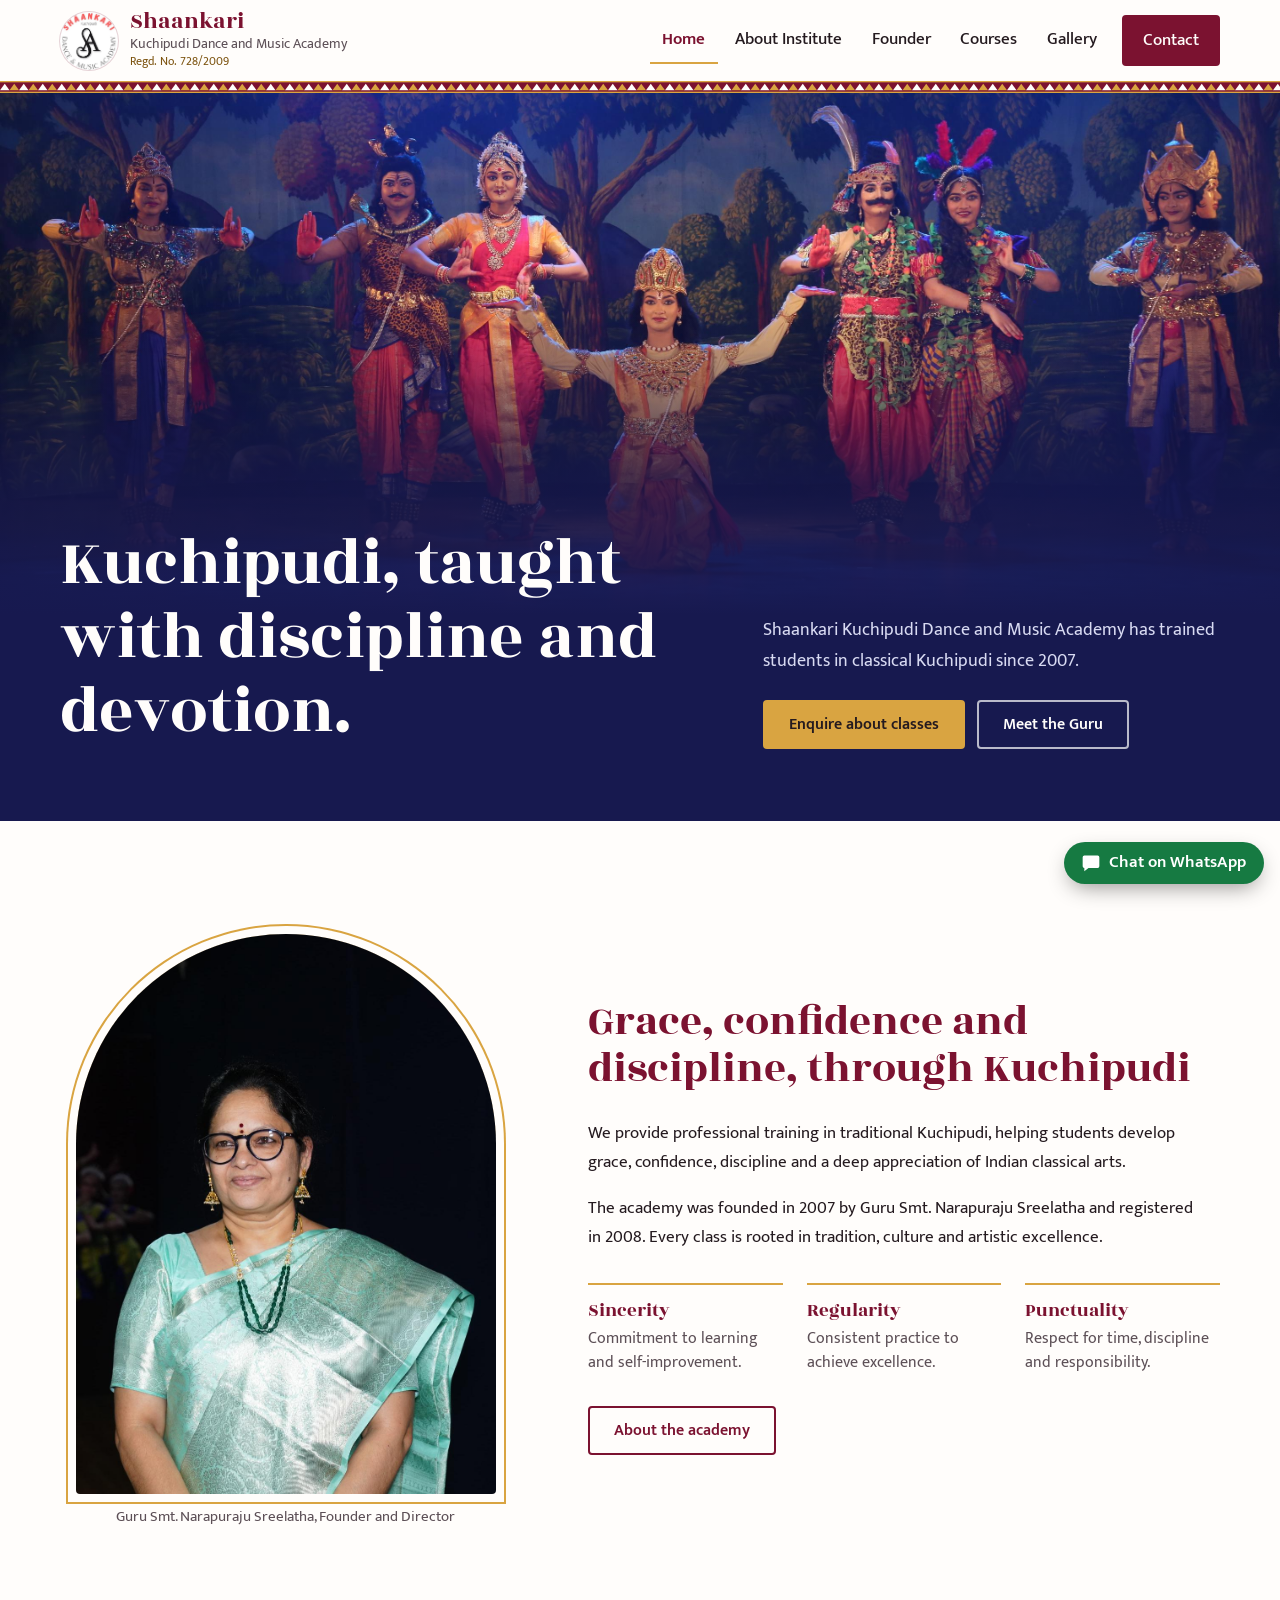
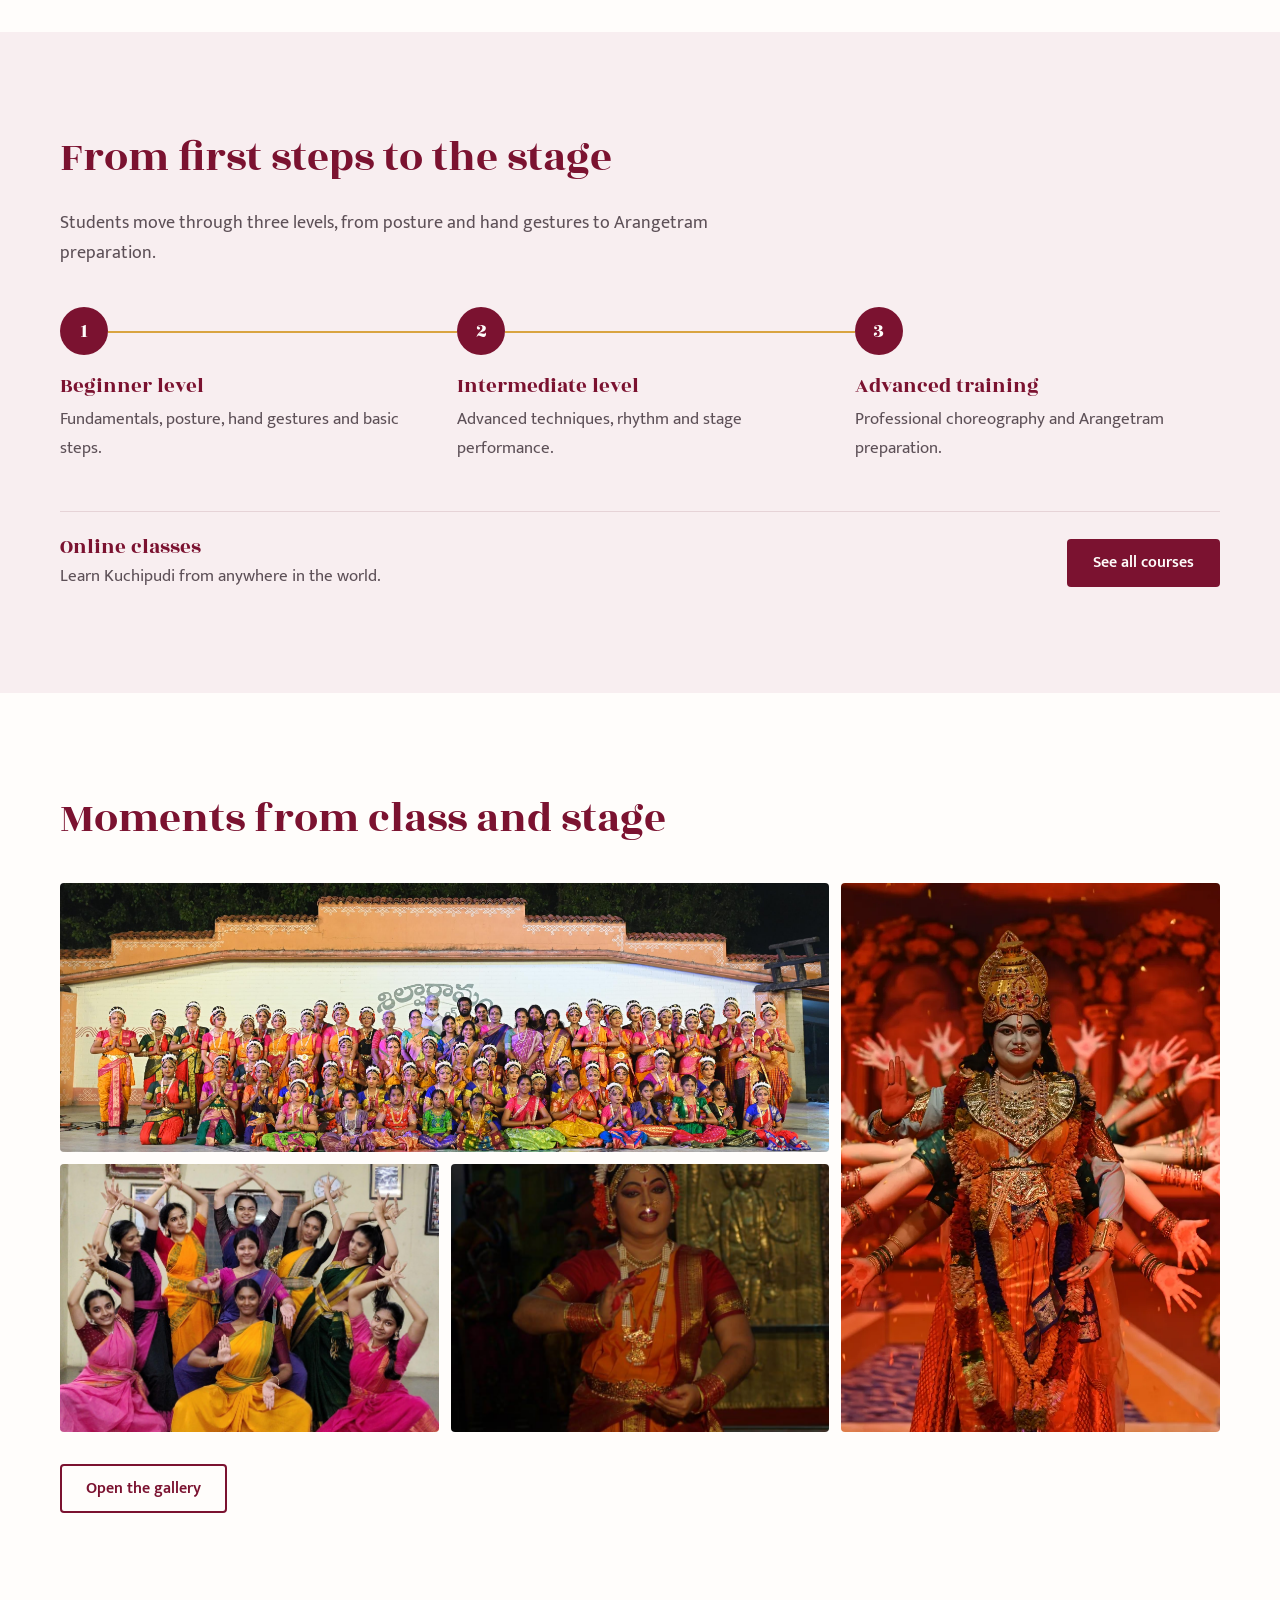
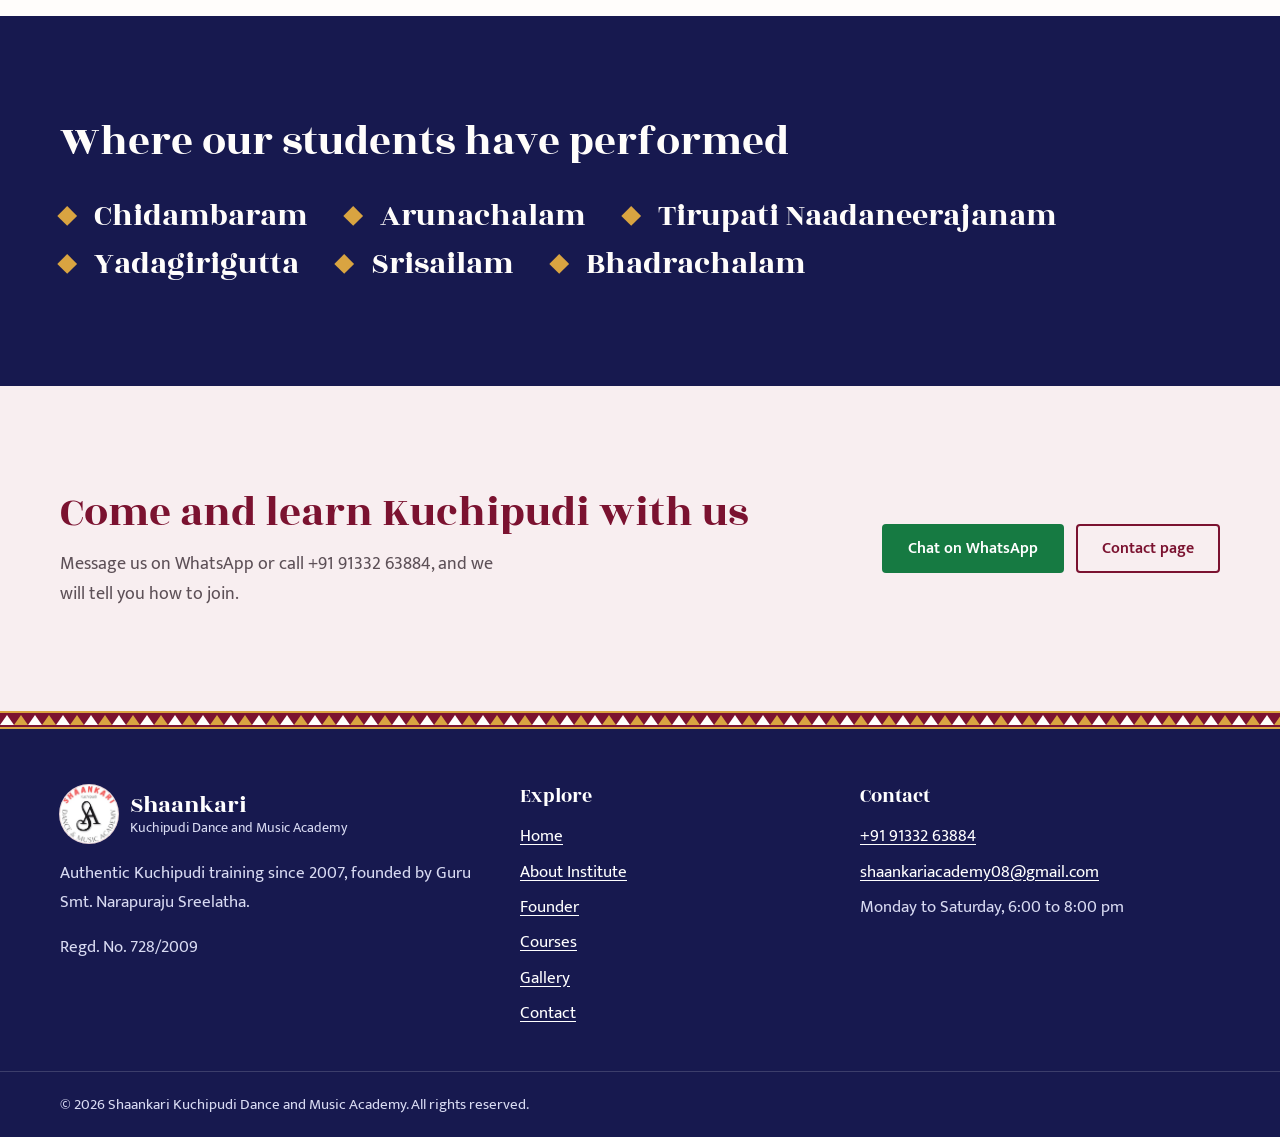
<file: index.html>
<!DOCTYPE html>
<html lang="en">
<head>
<meta charset="UTF-8">
<meta name="viewport" content="width=device-width, initial-scale=1">
<title>Shaankari Kuchipudi Dance and Music Academy</title>
<meta name="description" content="Shaankari Kuchipudi Dance and Music Academy has trained students in classical Kuchipudi since 2007. Classes from beginner level to Arangetram, in person and online.">
<meta name="theme-color" content="#17194F">
<link rel="icon" href="images/logo.jpg">
<link rel="preconnect" href="https://fonts.googleapis.com">
<link rel="preconnect" href="https://fonts.gstatic.com" crossorigin>
<link href="https://fonts.googleapis.com/css2?family=Mukta:wght@400;500;600&family=Rozha+One&display=swap" rel="stylesheet">
<link rel="stylesheet" href="style.css">
</head>
<body>
<a class="skip-link" href="#main">Skip to content</a>
<header id="site-header" class="site-header"></header>

<main id="main">

  <section class="hero" aria-labelledby="hero-title">
    <div class="hero__media">
      <img src="images/img2.jpg" width="2880" height="1920" fetchpriority="high"
           alt="Seven dancers in Kuchipudi costume on stage in front of a painted forest backdrop">
    </div>
    <div class="hero__content wrap">
      <h1 id="hero-title">Kuchipudi, taught with discipline and devotion.</h1>
      <div class="hero__aside">
        <p>Shaankari Kuchipudi Dance and Music Academy has trained students in classical Kuchipudi since 2007.</p>
        <p class="actions">
          <a class="btn btn--gold" href="contact.html">Enquire about classes</a>
          <a class="btn btn--light" href="founder.html">Meet the Guru</a>
        </p>
      </div>
    </div>
  </section>

  <section class="band" aria-labelledby="welcome-title">
    <div class="wrap split">
      <figure class="photo" style="margin:0">
        <div class="arch">
          <img src="images/guru.jpg" width="1988" height="1326" loading="lazy" decoding="async"
               style="object-position:58% 40%"
               alt="Smt. Narapuraju Sreelatha, founder and director of the academy">
        </div>
        <figcaption class="caption">Guru Smt. Narapuraju Sreelatha, Founder and Director</figcaption>
      </figure>

      <div>
        <h2 id="welcome-title">Grace, confidence and discipline, through Kuchipudi</h2>
        <div class="prose">
          <p>We provide professional training in traditional Kuchipudi, helping students develop grace, confidence, discipline and a deep appreciation of Indian classical arts.</p>
          <p>The academy was founded in 2007 by Guru Smt. Narapuraju Sreelatha and registered in 2008. Every class is rooted in tradition, culture and artistic excellence.</p>
        </div>

        <ul class="values">
          <li>
            <h3>Sincerity</h3>
            <p>Commitment to learning and self-improvement.</p>
          </li>
          <li>
            <h3>Regularity</h3>
            <p>Consistent practice to achieve excellence.</p>
          </li>
          <li>
            <h3>Punctuality</h3>
            <p>Respect for time, discipline and responsibility.</p>
          </li>
        </ul>

        <p class="actions"><a class="btn btn--outline" href="about-institute.html">About the academy</a></p>
      </div>
    </div>
  </section>

  <section class="band band--blush" aria-labelledby="path-title">
    <div class="wrap">
      <div class="section-head">
        <h2 id="path-title">From first steps to the stage</h2>
        <p>Students move through three levels, from posture and hand gestures to Arangetram preparation.</p>
      </div>

      <ol class="path">
        <li>
          <h3>Beginner level</h3>
          <p>Fundamentals, posture, hand gestures and basic steps.</p>
        </li>
        <li>
          <h3>Intermediate level</h3>
          <p>Advanced techniques, rhythm and stage performance.</p>
        </li>
        <li>
          <h3>Advanced training</h3>
          <p>Professional choreography and Arangetram preparation.</p>
        </li>
      </ol>

      <div class="path-note">
        <div>
          <h3>Online classes</h3>
          <p>Learn Kuchipudi from anywhere in the world.</p>
        </div>
        <a class="btn btn--silk" href="courses.html">See all courses</a>
      </div>
    </div>
  </section>

  <section class="band" aria-labelledby="moments-title">
    <div class="wrap">
      <div class="section-head">
        <h2 id="moments-title">Moments from class and stage</h2>
      </div>

      <div class="mosaic">
        <img class="m1" src="images/banner.jpg" width="3024" height="2012" loading="lazy" decoding="async"
             alt="Students, teachers and guests of the academy posing together on an open-air stage at night">
        <img class="m2" src="images/img1.png" width="1080" height="1080" loading="lazy" decoding="async"
             alt="A dancer as a many-armed Devi, with other dancers' hands fanned out behind her">
        <img class="m3" src="images/img3.jpg" width="1542" height="1600" loading="lazy" decoding="async"
             alt="Students in sarees striking hand gestures in the academy studio">
        <img class="m4" src="images/guru5.jpg" width="856" height="1280" loading="lazy" decoding="async"
             alt="A dancer in an orange saree mid-expression, in front of a golden temple relief">
      </div>

      <p class="more"><a class="btn btn--outline" href="gallery.html">Open the gallery</a></p>
    </div>
  </section>

  <section class="band band--indigo" aria-labelledby="venues-title">
    <div class="wrap">
      <div class="section-head" style="margin-bottom:0">
        <h2 id="venues-title" style="margin-bottom:0">Where our students have performed</h2>
      </div>
      <ul class="venues">
        <li>Chidambaram</li>
        <li>Arunachalam</li>
        <li>Tirupati Naadaneerajanam</li>
        <li>Yadagirigutta</li>
        <li>Srisailam</li>
        <li>Bhadrachalam</li>
      </ul>
    </div>
  </section>

  <section class="band band--blush" aria-labelledby="cta-title">
    <div class="wrap cta">
      <div>
        <h2 id="cta-title">Come and learn Kuchipudi with us</h2>
        <p>Message us on WhatsApp or call +91 91332 63884, and we will tell you how to join.</p>
      </div>
      <p class="actions">
        <a class="btn btn--wa" href="https://wa.me/919133263884?text=Hello%2C%20I%20am%20interested%20in%20your%20academy." target="_blank" rel="noopener">Chat on WhatsApp</a>
        <a class="btn btn--outline" href="contact.html">Contact page</a>
      </p>
    </div>
  </section>

</main>

<footer id="site-footer" class="site-footer"></footer>
<script src="script.js"></script>
</body>
</html>
</file>
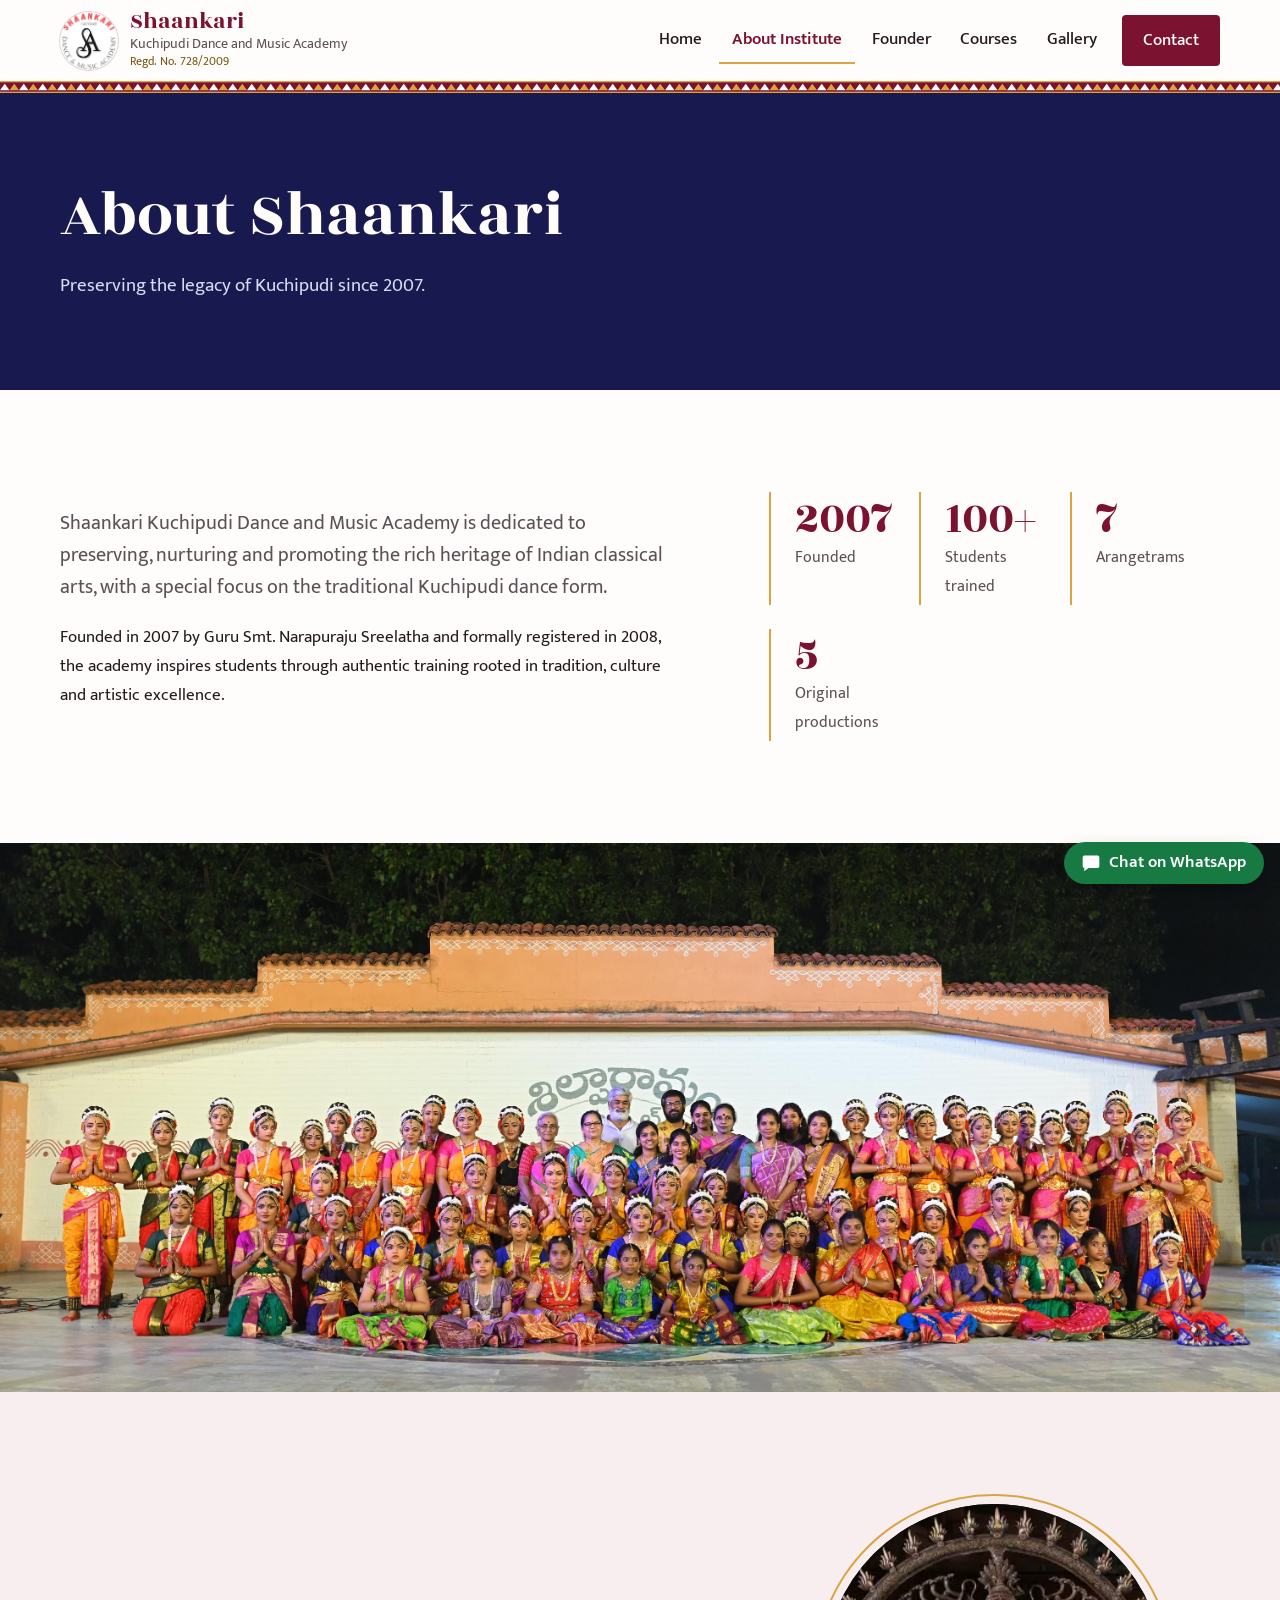
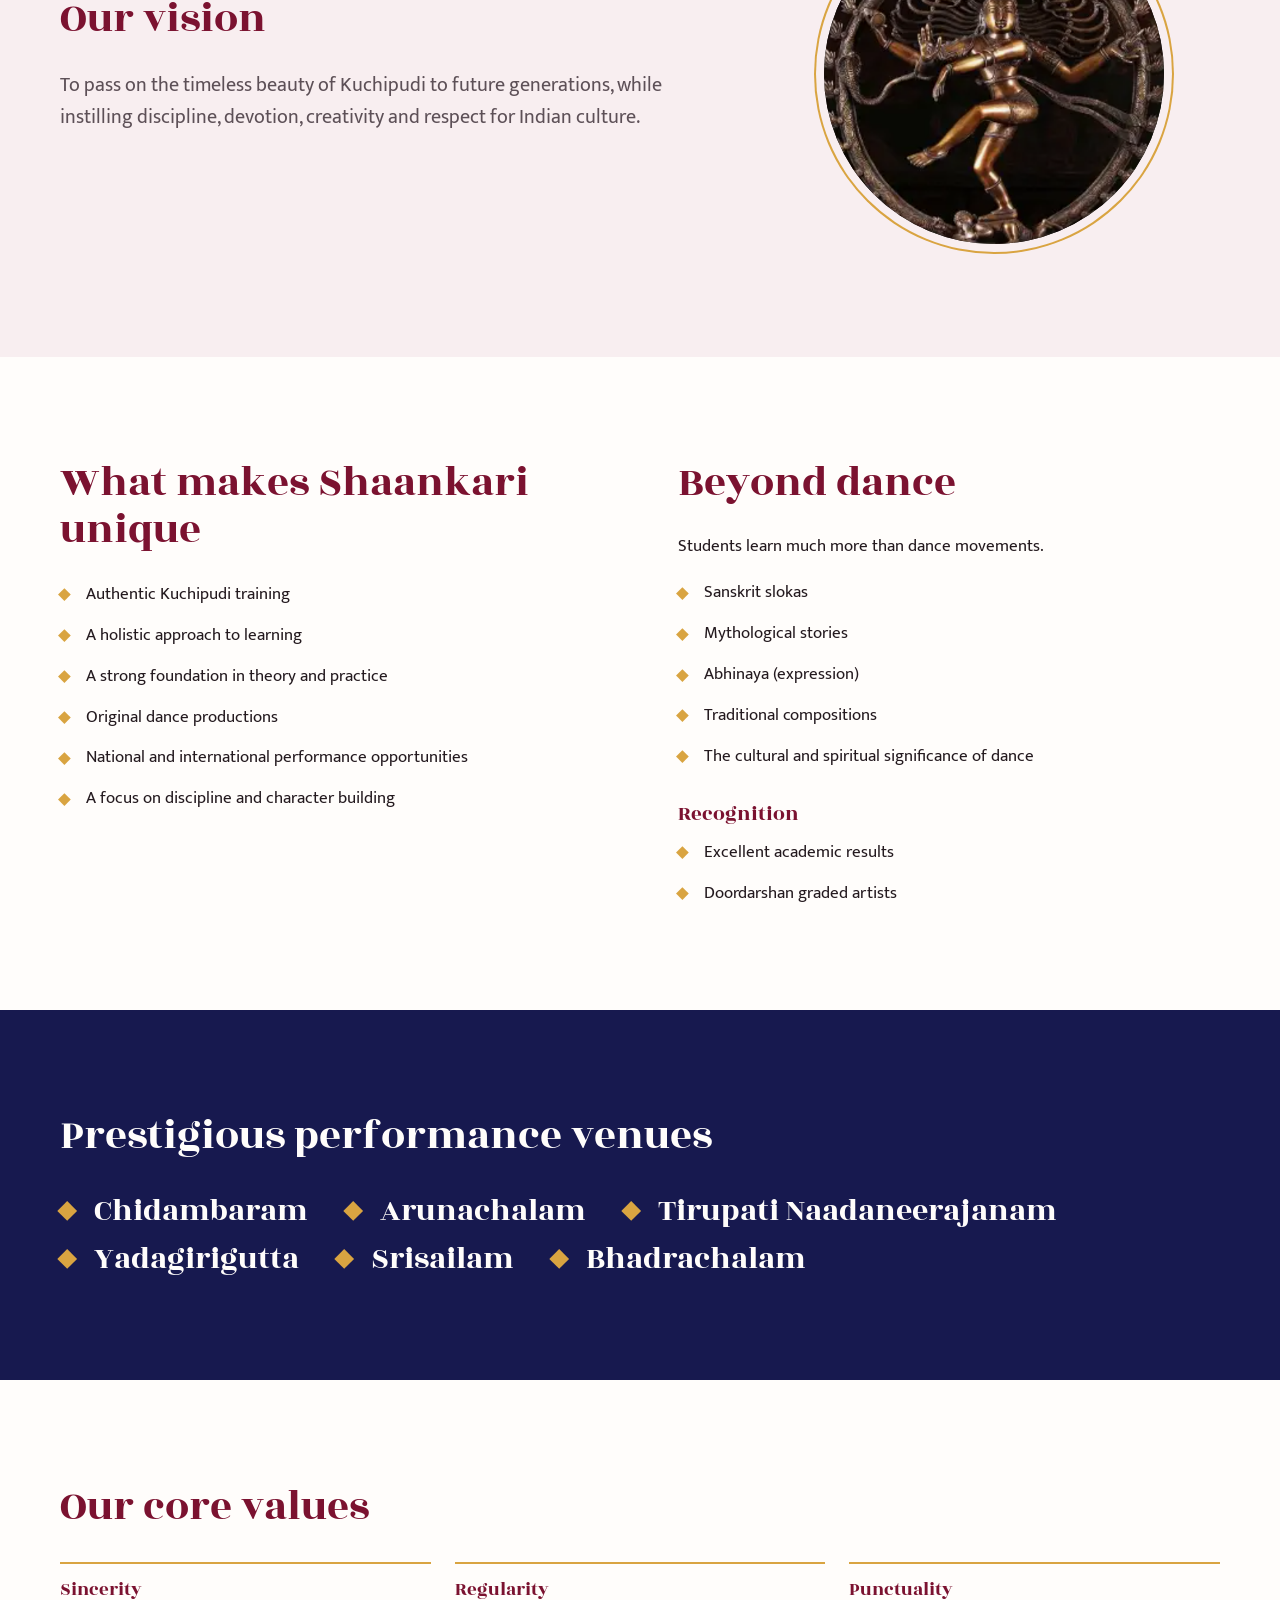
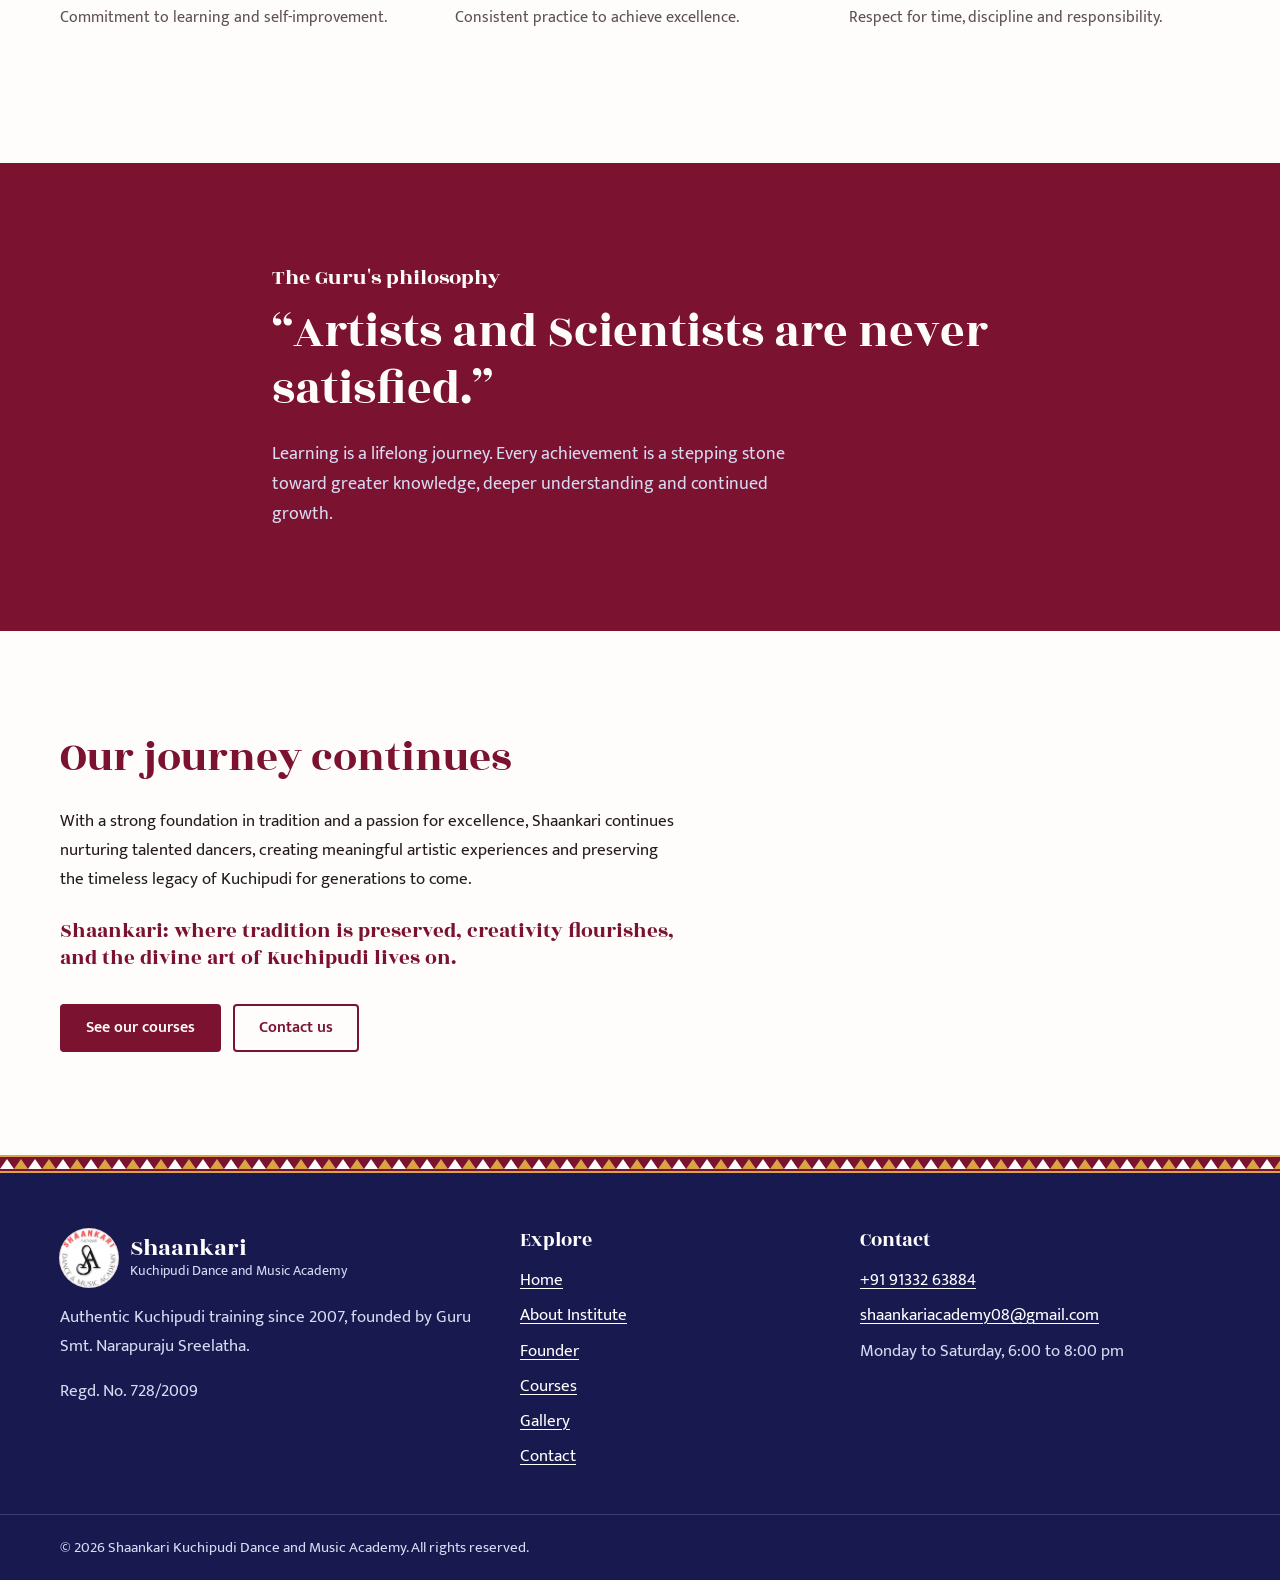
<file: about-institute.html>
<!DOCTYPE html>
<html lang="en">
<head>
<meta charset="UTF-8">
<meta name="viewport" content="width=device-width, initial-scale=1">
<title>About the Institute | Shaankari Kuchipudi Dance and Music Academy</title>
<meta name="description" content="Shaankari Kuchipudi Dance and Music Academy was founded in 2007 by Guru Smt. Narapuraju Sreelatha to preserve and promote Kuchipudi. Our vision, values and achievements.">
<meta name="theme-color" content="#17194F">
<link rel="icon" href="images/logo.jpg">
<link rel="preconnect" href="https://fonts.googleapis.com">
<link rel="preconnect" href="https://fonts.gstatic.com" crossorigin>
<link href="https://fonts.googleapis.com/css2?family=Mukta:wght@400;500;600&family=Rozha+One&display=swap" rel="stylesheet">
<link rel="stylesheet" href="style.css">
</head>
<body>
<a class="skip-link" href="#main">Skip to content</a>
<header id="site-header" class="site-header"></header>

<main id="main">

  <section class="page-head">
    <div class="wrap">
      <h1>About Shaankari</h1>
      <p>Preserving the legacy of Kuchipudi since 2007.</p>
    </div>
  </section>

  <section class="band" aria-label="Introduction">
    <div class="wrap split split--reverse">
      <div class="prose">
        <p class="lead">Shaankari Kuchipudi Dance and Music Academy is dedicated to preserving, nurturing and promoting the rich heritage of Indian classical arts, with a special focus on the traditional Kuchipudi dance form.</p>
        <p>Founded in 2007 by Guru Smt. Narapuraju Sreelatha and formally registered in 2008, the academy inspires students through authentic training rooted in tradition, culture and artistic excellence.</p>
      </div>

      <ul class="facts">
        <li><strong>2007</strong><span>Founded</span></li>
        <li><strong>100+</strong><span>Students trained</span></li>
        <li><strong>7</strong><span>Arangetrams</span></li>
        <li><strong>5</strong><span>Original productions</span></li>
      </ul>
    </div>
  </section>

  <figure class="strip">
    <img src="images/banner.jpg" width="3024" height="2012" loading="lazy" decoding="async"
         alt="Students, teachers and guests of the academy posing together on an open-air stage at night">
  </figure>

  <section class="band band--blush" aria-labelledby="vision-title">
    <div class="wrap split split--reverse">
      <div class="prose">
        <h2 id="vision-title">Our vision</h2>
        <p class="lead">To pass on the timeless beauty of Kuchipudi to future generations, while instilling discipline, devotion, creativity and respect for Indian culture.</p>
      </div>
      <div class="circle">
        <img src="images/nataraja.png" width="530" height="498" loading="lazy" decoding="async"
             alt="Bronze statue of Nataraja, Shiva as lord of dance, inside a ring of flames">
      </div>
    </div>
  </section>

  <section class="band" aria-label="What we teach">
    <div class="wrap split split--even" style="align-items:start">
      <div>
        <h2>What makes Shaankari unique</h2>
        <ul class="ticks ticks--one">
          <li>Authentic Kuchipudi training</li>
          <li>A holistic approach to learning</li>
          <li>A strong foundation in theory and practice</li>
          <li>Original dance productions</li>
          <li>National and international performance opportunities</li>
          <li>A focus on discipline and character building</li>
        </ul>
      </div>

      <div>
        <h2>Beyond dance</h2>
        <p>Students learn much more than dance movements.</p>
        <ul class="ticks ticks--one">
          <li>Sanskrit slokas</li>
          <li>Mythological stories</li>
          <li>Abhinaya (expression)</li>
          <li>Traditional compositions</li>
          <li>The cultural and spiritual significance of dance</li>
        </ul>

        <h3 style="margin:2rem 0 0.75rem">Recognition</h3>
        <ul class="ticks ticks--one">
          <li>Excellent academic results</li>
          <li>Doordarshan graded artists</li>
        </ul>
      </div>
    </div>
  </section>

  <section class="band band--indigo" aria-labelledby="venues-title">
    <div class="wrap">
      <h2 id="venues-title" style="margin-bottom:0">Prestigious performance venues</h2>
      <ul class="venues">
        <li>Chidambaram</li>
        <li>Arunachalam</li>
        <li>Tirupati Naadaneerajanam</li>
        <li>Yadagirigutta</li>
        <li>Srisailam</li>
        <li>Bhadrachalam</li>
      </ul>
    </div>
  </section>

  <section class="band" aria-labelledby="values-title">
    <div class="wrap">
      <div class="section-head" style="margin-bottom:0">
        <h2 id="values-title">Our core values</h2>
      </div>
      <ul class="values">
        <li>
          <h3>Sincerity</h3>
          <p>Commitment to learning and self-improvement.</p>
        </li>
        <li>
          <h3>Regularity</h3>
          <p>Consistent practice to achieve excellence.</p>
        </li>
        <li>
          <h3>Punctuality</h3>
          <p>Respect for time, discipline and responsibility.</p>
        </li>
      </ul>
    </div>
  </section>

  <section class="band band--silk" aria-labelledby="philosophy-title">
    <div class="wrap quote">
      <h2 id="philosophy-title" style="font-size:1.4rem">The Guru's philosophy</h2>
      <blockquote>&ldquo;Artists and Scientists are never satisfied.&rdquo;</blockquote>
      <p>Learning is a lifelong journey. Every achievement is a stepping stone toward greater knowledge, deeper understanding and continued growth.</p>
    </div>
  </section>

  <section class="band" aria-labelledby="journey-title">
    <div class="wrap">
      <div class="prose">
        <h2 id="journey-title">Our journey continues</h2>
        <p>With a strong foundation in tradition and a passion for excellence, Shaankari continues nurturing talented dancers, creating meaningful artistic experiences and preserving the timeless legacy of Kuchipudi for generations to come.</p>
        <h3 style="margin-top:1.5rem;line-height:1.3">Shaankari: where tradition is preserved, creativity flourishes, and the divine art of Kuchipudi lives on.</h3>
        <p class="actions" style="margin-top:2rem">
          <a class="btn btn--silk" href="courses.html">See our courses</a>
          <a class="btn btn--outline" href="contact.html">Contact us</a>
        </p>
      </div>
    </div>
  </section>

</main>

<footer id="site-footer" class="site-footer"></footer>
<script src="script.js"></script>
</body>
</html>
</file>
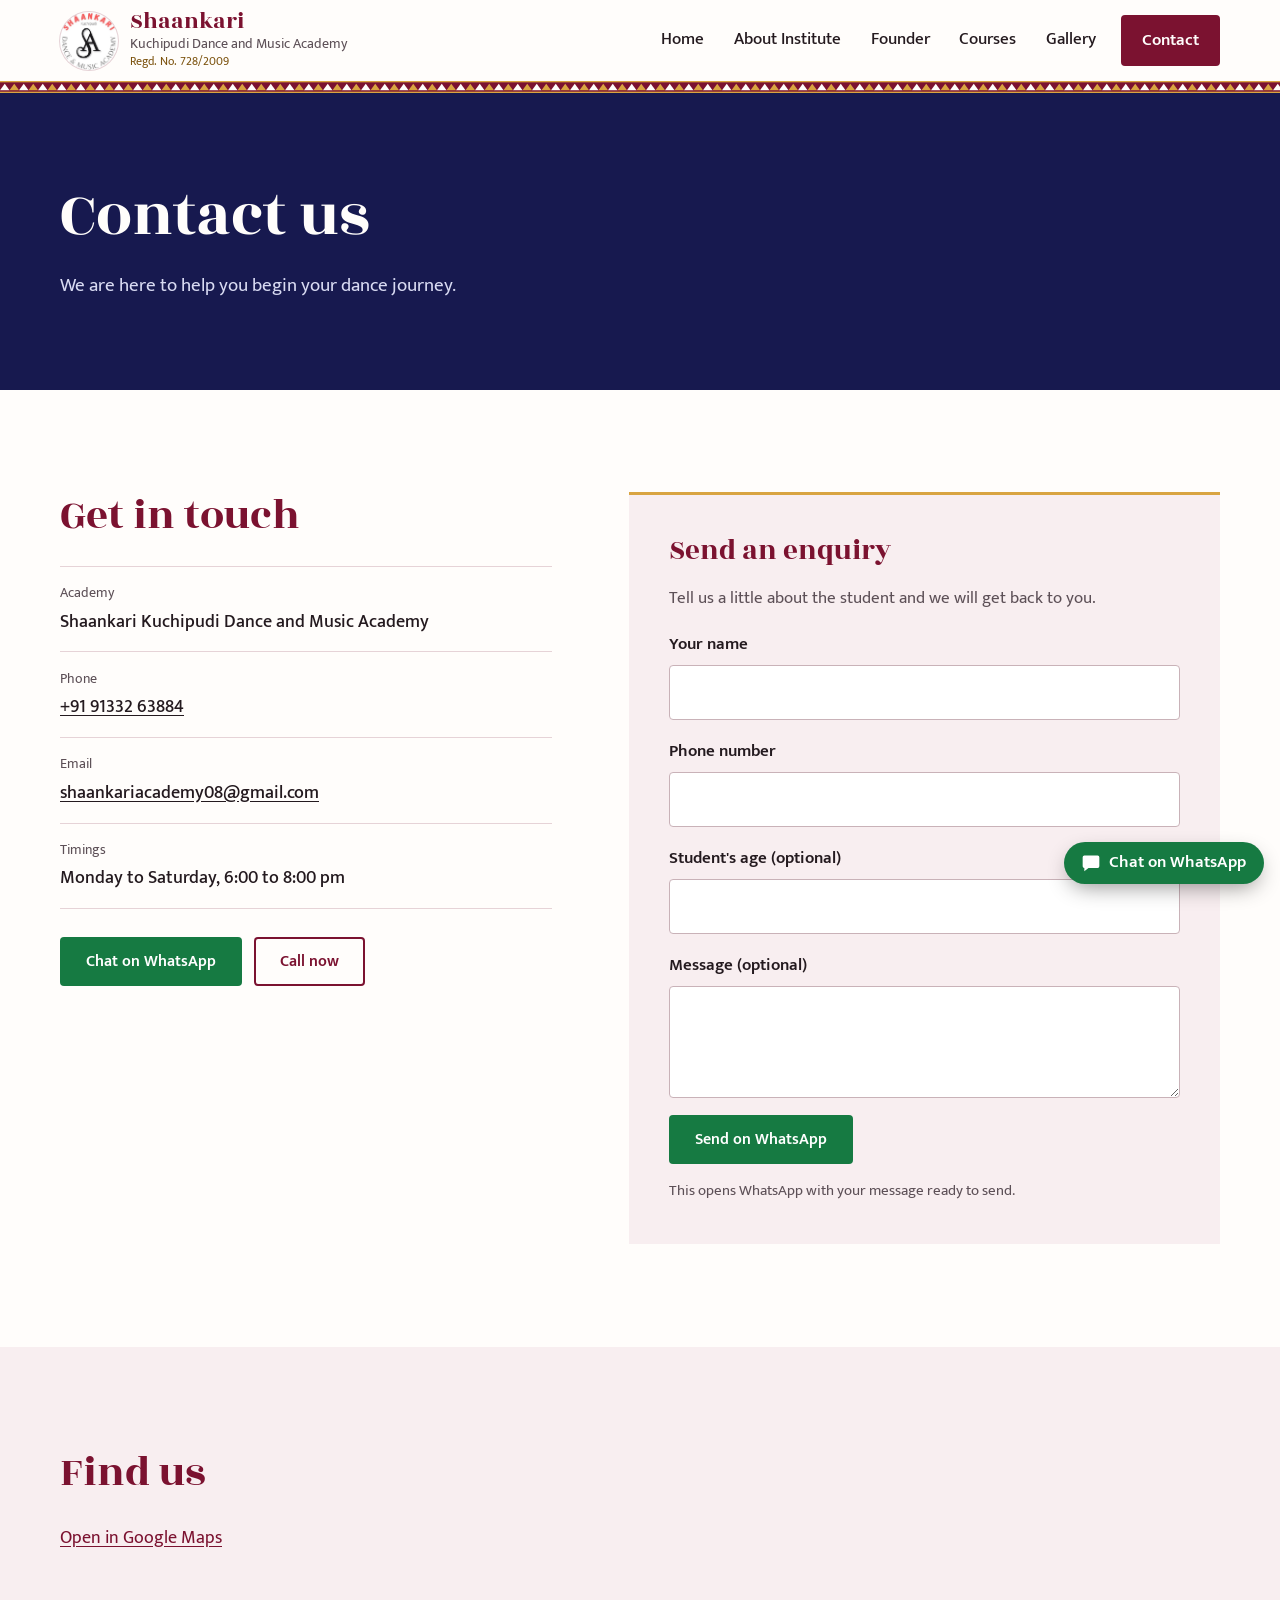
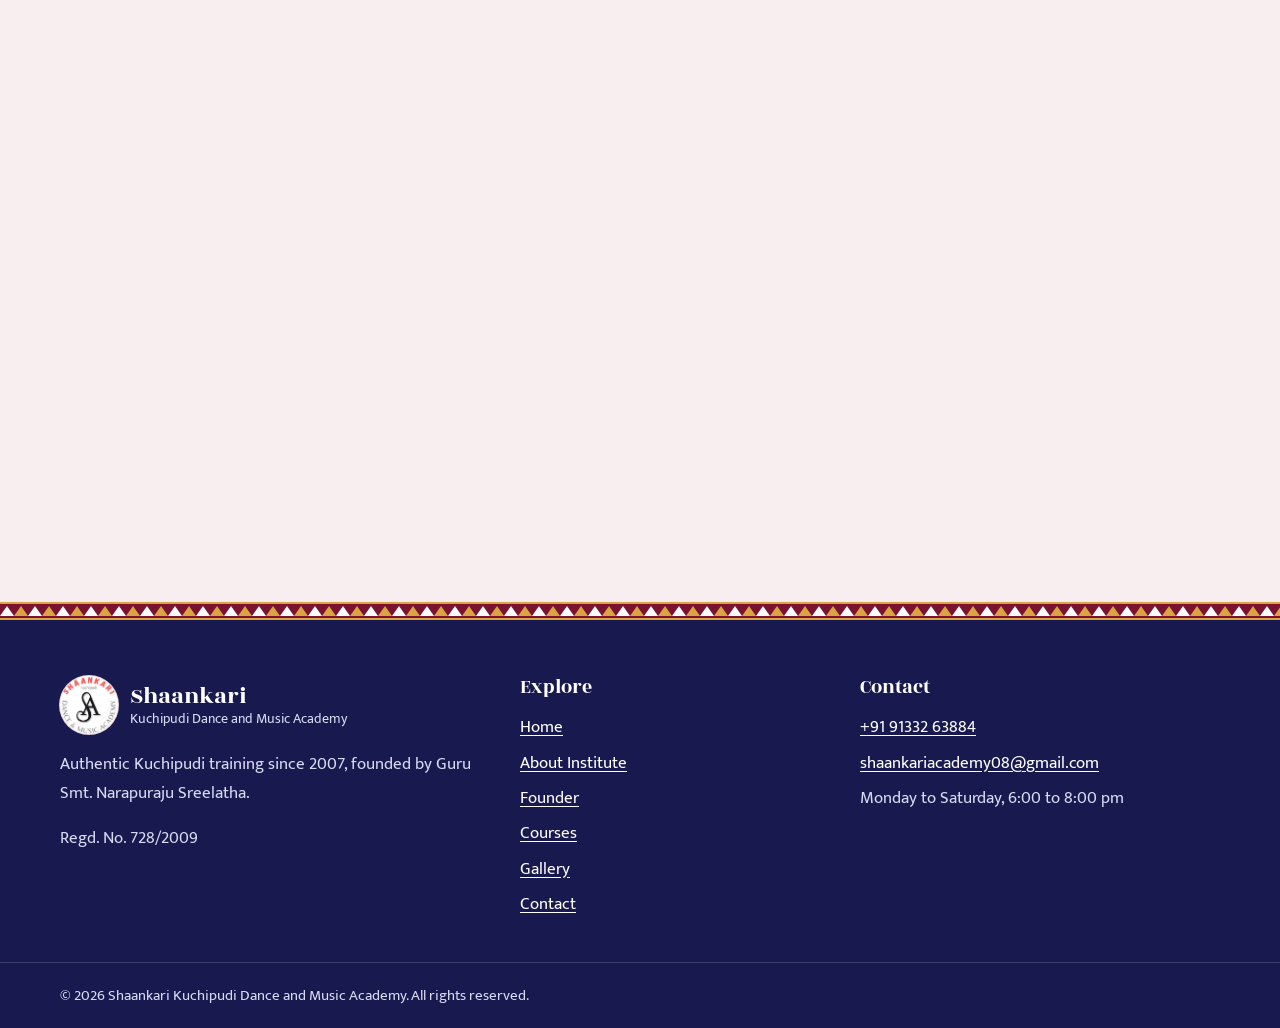
<file: contact.html>
<!DOCTYPE html>
<html lang="en">
<head>
<meta charset="UTF-8">
<meta name="viewport" content="width=device-width, initial-scale=1">
<title>Contact | Shaankari Kuchipudi Dance and Music Academy</title>
<meta name="description" content="Contact Shaankari Kuchipudi Dance and Music Academy by phone, WhatsApp or email to enquire about Kuchipudi classes.">
<meta name="theme-color" content="#17194F">
<link rel="icon" href="images/logo.jpg">
<link rel="preconnect" href="https://fonts.googleapis.com">
<link rel="preconnect" href="https://fonts.gstatic.com" crossorigin>
<link href="https://fonts.googleapis.com/css2?family=Mukta:wght@400;500;600&family=Rozha+One&display=swap" rel="stylesheet">
<link rel="stylesheet" href="style.css">
</head>
<body>
<a class="skip-link" href="#main">Skip to content</a>
<header id="site-header" class="site-header"></header>

<main id="main">

  <section class="page-head">
    <div class="wrap">
      <h1>Contact us</h1>
      <p>We are here to help you begin your dance journey.</p>
    </div>
  </section>

  <section class="band" aria-label="Contact details and enquiry form">
    <div class="wrap contact-grid">

      <div>
        <h2>Get in touch</h2>
        <dl class="details">
          <div>
            <dt>Academy</dt>
            <dd>Shaankari Kuchipudi Dance and Music Academy</dd>
          </div>
          <div>
            <dt>Phone</dt>
            <dd><a href="tel:+919133263884">+91 91332 63884</a></dd>
          </div>
          <div>
            <dt>Email</dt>
            <dd><a href="shaankariacademy08@gmail.com">shaankariacademy08@gmail.com</a></dd>
          </div>
          <div>
            <dt>Timings</dt>
            <dd>Monday to Saturday, 6:00 to 8:00 pm</dd>
          </div>
        </dl>

        <p class="actions">
          <a class="btn btn--wa" href="https://wa.me/919133263884?text=Hello%2C%20I%20am%20interested%20in%20your%20academy." target="_blank" rel="noopener">Chat on WhatsApp</a>
          <a class="btn btn--outline" href="tel:+919133263884">Call now</a>
        </p>
      </div>

      <div class="form-card">
        <h2>Send an enquiry</h2>
        <p>Tell us a little about the student and we will get back to you.</p>

        <form id="enquiry-form">
          <div class="field">
            <label for="name">Your name</label>
            <input id="name" name="name" type="text" autocomplete="name" required>
          </div>
          <div class="field">
            <label for="phone">Phone number</label>
            <input id="phone" name="phone" type="tel" autocomplete="tel" required>
          </div>
          <div class="field">
            <label for="age">Student's age (optional)</label>
            <input id="age" name="age" type="text" inputmode="numeric">
          </div>
          <div class="field">
            <label for="message">Message (optional)</label>
            <textarea id="message" name="message"></textarea>
          </div>
          <button class="btn btn--wa" type="submit">Send on WhatsApp</button>
          <p class="form-note">This opens WhatsApp with your message ready to send.</p>
        </form>
      </div>

    </div>
  </section>

  <section class="band band--blush" aria-labelledby="map-title">
    <div class="wrap">
      <div class="section-head">
        <h2 id="map-title">Find us</h2>
        <p><a href="https://www.google.com/maps/search/?api=1&amp;query=GA+Venture+2+Colony+Park" target="_blank" rel="noopener">Open in Google Maps</a></p>
      </div>

      <iframe class="map" title="Map showing the academy's location"
              src="https://www.google.com/maps/embed?pb=!1m18!1m12!1m3!1d3874.6161252145666!2d78.51563107283513!3d17.361205452445642!2m3!1f0!2f0!3f0!3m2!1i1024!2i768!4f13.1!3m3!1m2!1s0x3bcb985fc97aaaab%3A0xa41dff5528597c90!2sGA%20Venture%202%20Colony%20Park!5e0!3m2!1sen!2sin!4v1793691958450!5m2!1sen!2sin"
              allowfullscreen loading="lazy" referrerpolicy="strict-origin-when-cross-origin"></iframe>
    </div>
  </section>

</main>

<footer id="site-footer" class="site-footer"></footer>
<script src="script.js"></script>
</body>
</html>
</file>
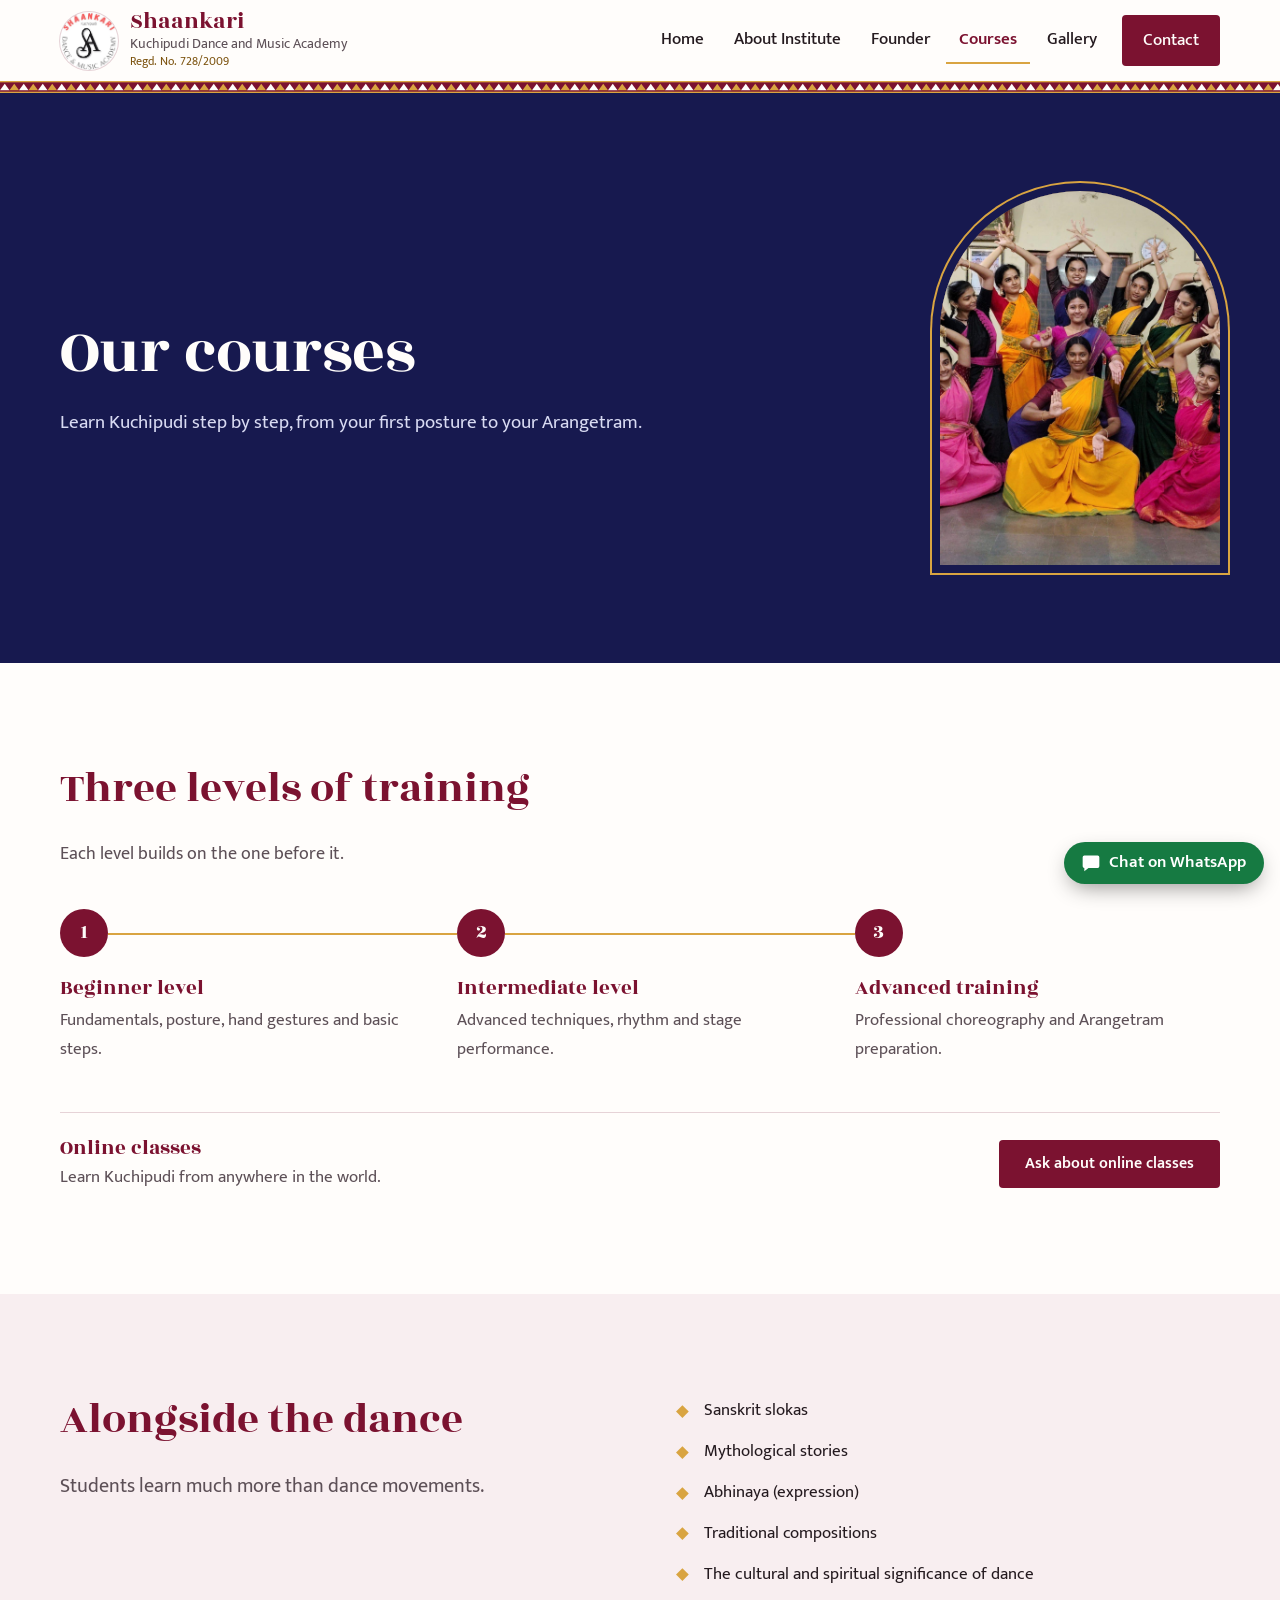
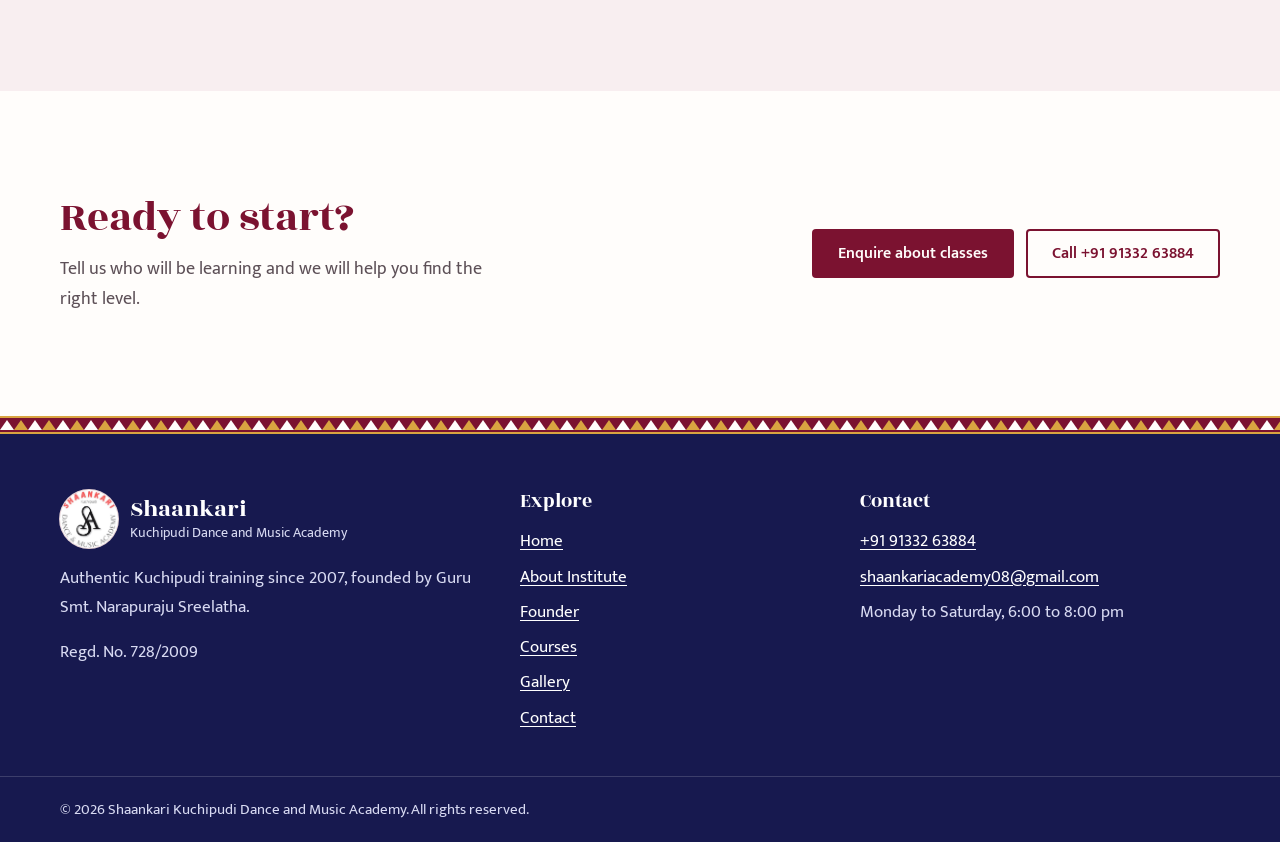
<file: courses.html>
<!DOCTYPE html>
<html lang="en">
<head>
<meta charset="UTF-8">
<meta name="viewport" content="width=device-width, initial-scale=1">
<title>Courses | Shaankari Kuchipudi Dance and Music Academy</title>
<meta name="description" content="Kuchipudi courses at Shaankari: beginner, intermediate and advanced training with Arangetram preparation, plus online classes for students anywhere in the world.">
<meta name="theme-color" content="#17194F">
<link rel="icon" href="images/logo.jpg">
<link rel="preconnect" href="https://fonts.googleapis.com">
<link rel="preconnect" href="https://fonts.gstatic.com" crossorigin>
<link href="https://fonts.googleapis.com/css2?family=Mukta:wght@400;500;600&family=Rozha+One&display=swap" rel="stylesheet">
<link rel="stylesheet" href="style.css">
</head>
<body>
<a class="skip-link" href="#main">Skip to content</a>
<header id="site-header" class="site-header"></header>

<main id="main">

  <section class="page-head page-head--split">
    <div class="wrap">
      <div>
        <h1>Our courses</h1>
        <p>Learn Kuchipudi step by step, from your first posture to your Arangetram.</p>
      </div>
      <div class="arch">
        <img src="images/img3.jpg" width="1542" height="1600" fetchpriority="high"
             alt="Students in sarees striking hand gestures in the academy studio">
      </div>
    </div>
  </section>

  <section class="band" aria-labelledby="levels-title">
    <div class="wrap">
      <div class="section-head">
        <h2 id="levels-title">Three levels of training</h2>
        <p>Each level builds on the one before it.</p>
      </div>

      <ol class="path">
        <li>
          <h3>Beginner level</h3>
          <p>Fundamentals, posture, hand gestures and basic steps.</p>
        </li>
        <li>
          <h3>Intermediate level</h3>
          <p>Advanced techniques, rhythm and stage performance.</p>
        </li>
        <li>
          <h3>Advanced training</h3>
          <p>Professional choreography and Arangetram preparation.</p>
        </li>
      </ol>

      <div class="path-note">
        <div>
          <h3>Online classes</h3>
          <p>Learn Kuchipudi from anywhere in the world.</p>
        </div>
        <a class="btn btn--silk" href="https://wa.me/919133263884?text=Hello%2C%20I%20would%20like%20to%20know%20about%20online%20Kuchipudi%20classes." target="_blank" rel="noopener">Ask about online classes</a>
      </div>
    </div>
  </section>

  <section class="band band--blush" aria-labelledby="beyond-title">
    <div class="wrap split split--even" style="align-items:start">
      <div class="prose">
        <h2 id="beyond-title">Alongside the dance</h2>
        <p class="lead">Students learn much more than dance movements.</p>
      </div>
      <ul class="ticks ticks--one">
        <li>Sanskrit slokas</li>
        <li>Mythological stories</li>
        <li>Abhinaya (expression)</li>
        <li>Traditional compositions</li>
        <li>The cultural and spiritual significance of dance</li>
      </ul>
    </div>
  </section>

  <section class="band" aria-labelledby="cta-title">
    <div class="wrap cta">
      <div>
        <h2 id="cta-title">Ready to start?</h2>
        <p>Tell us who will be learning and we will help you find the right level.</p>
      </div>
      <p class="actions">
        <a class="btn btn--silk" href="contact.html">Enquire about classes</a>
        <a class="btn btn--outline" href="tel:+919133263884">Call +91 91332 63884</a>
      </p>
    </div>
  </section>

</main>

<footer id="site-footer" class="site-footer"></footer>
<script src="script.js"></script>
</body>
</html>
</file>
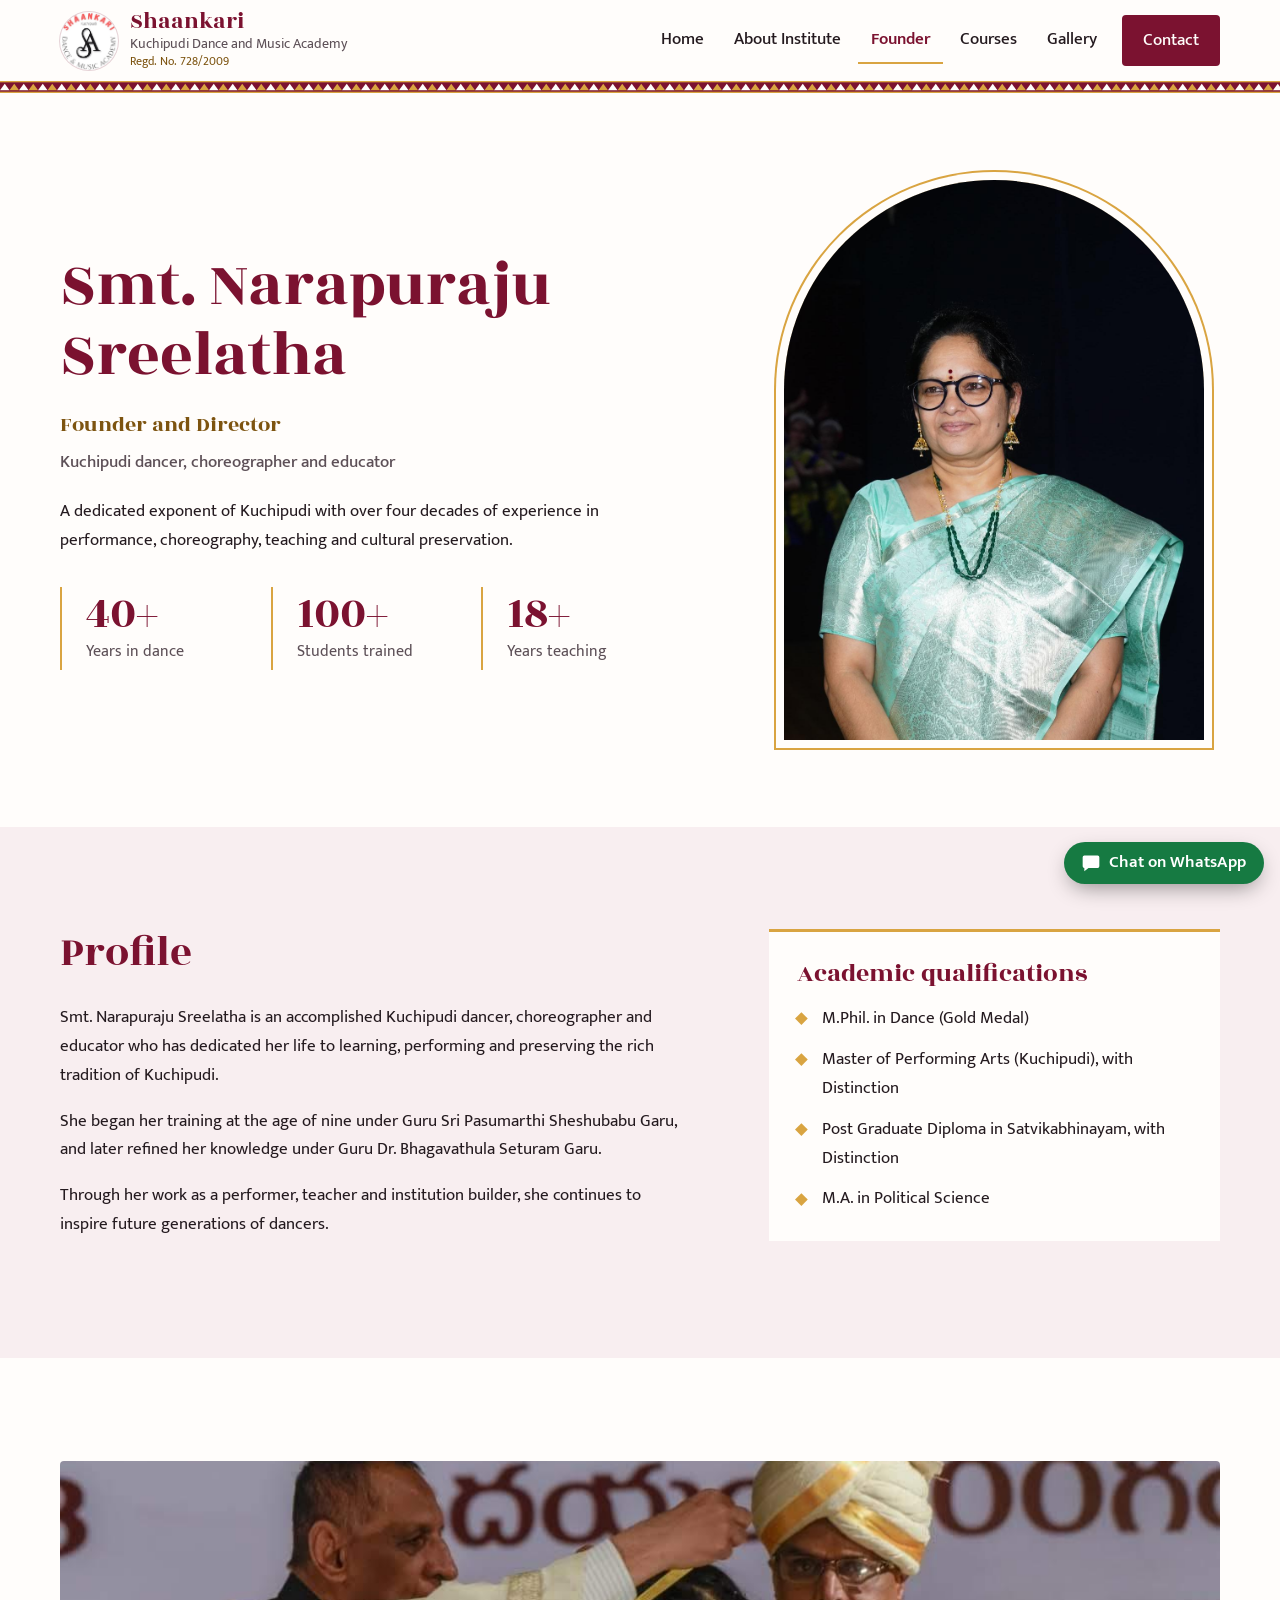
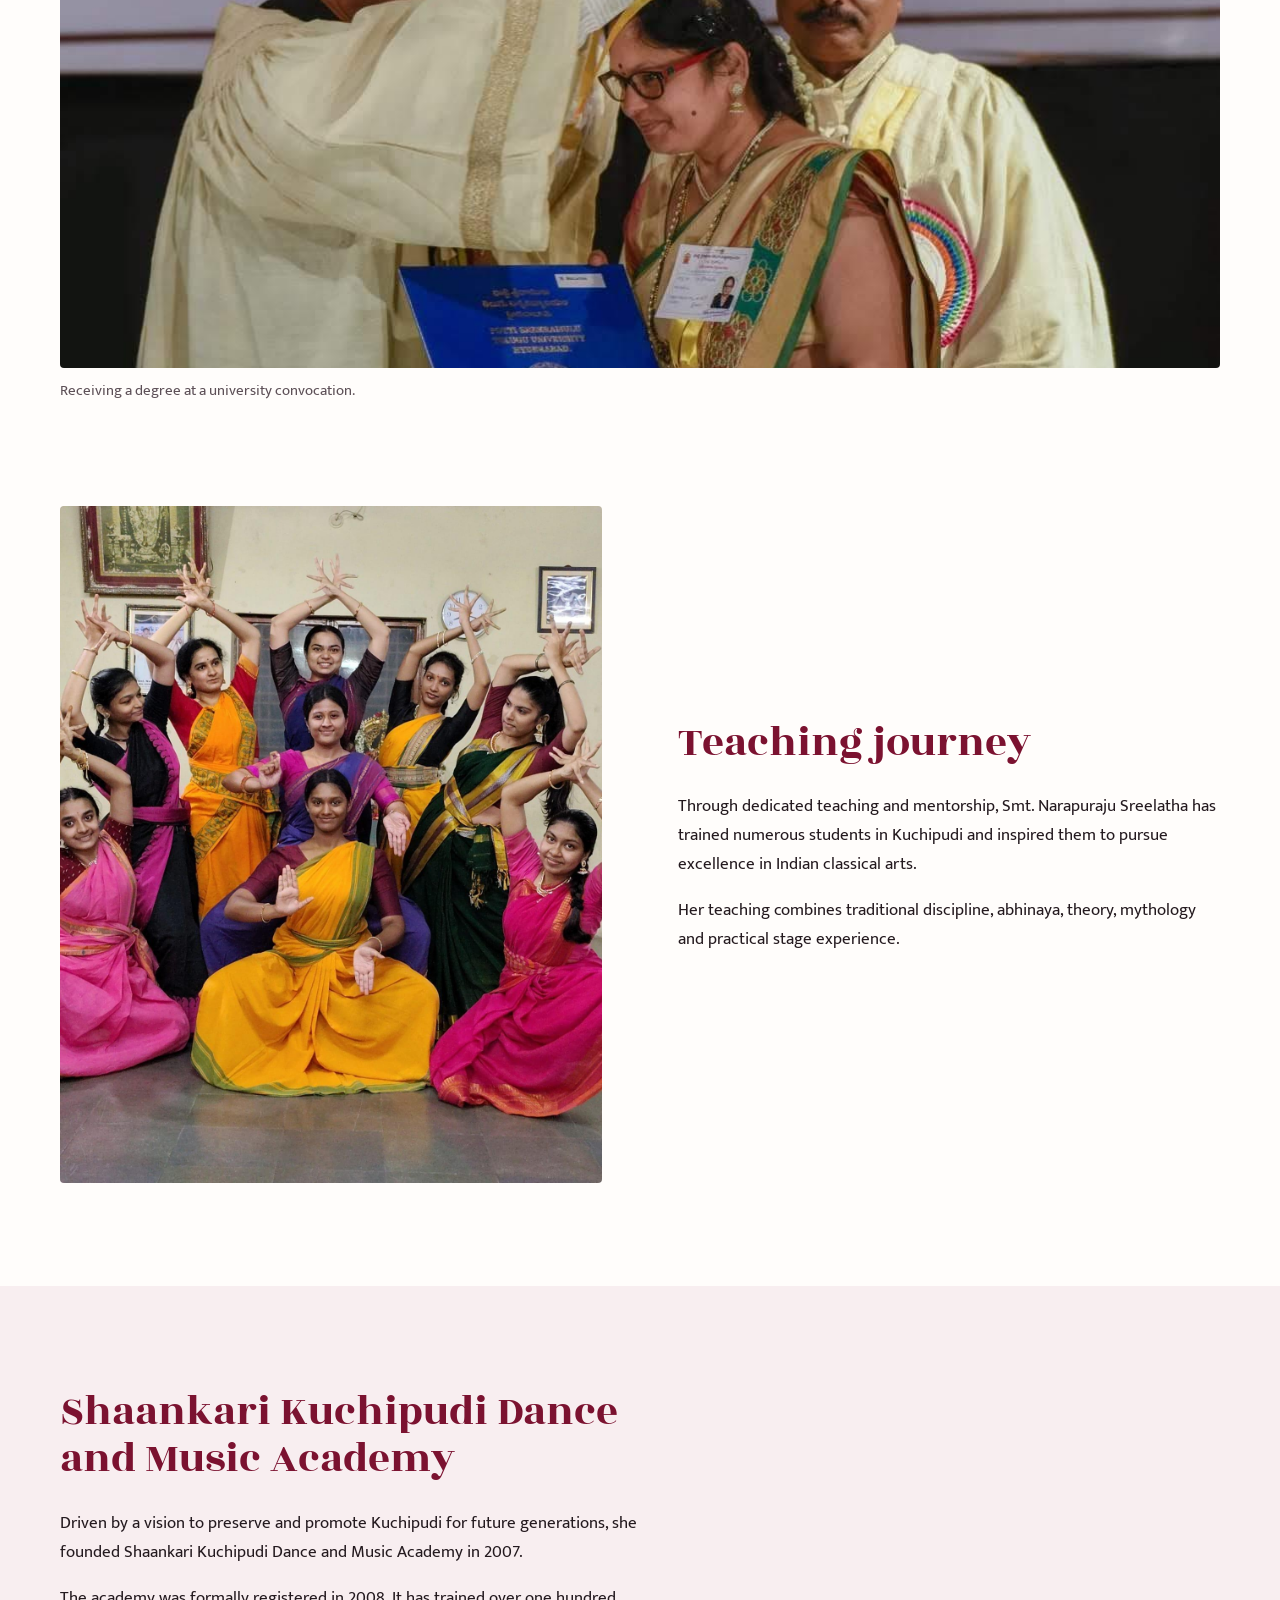
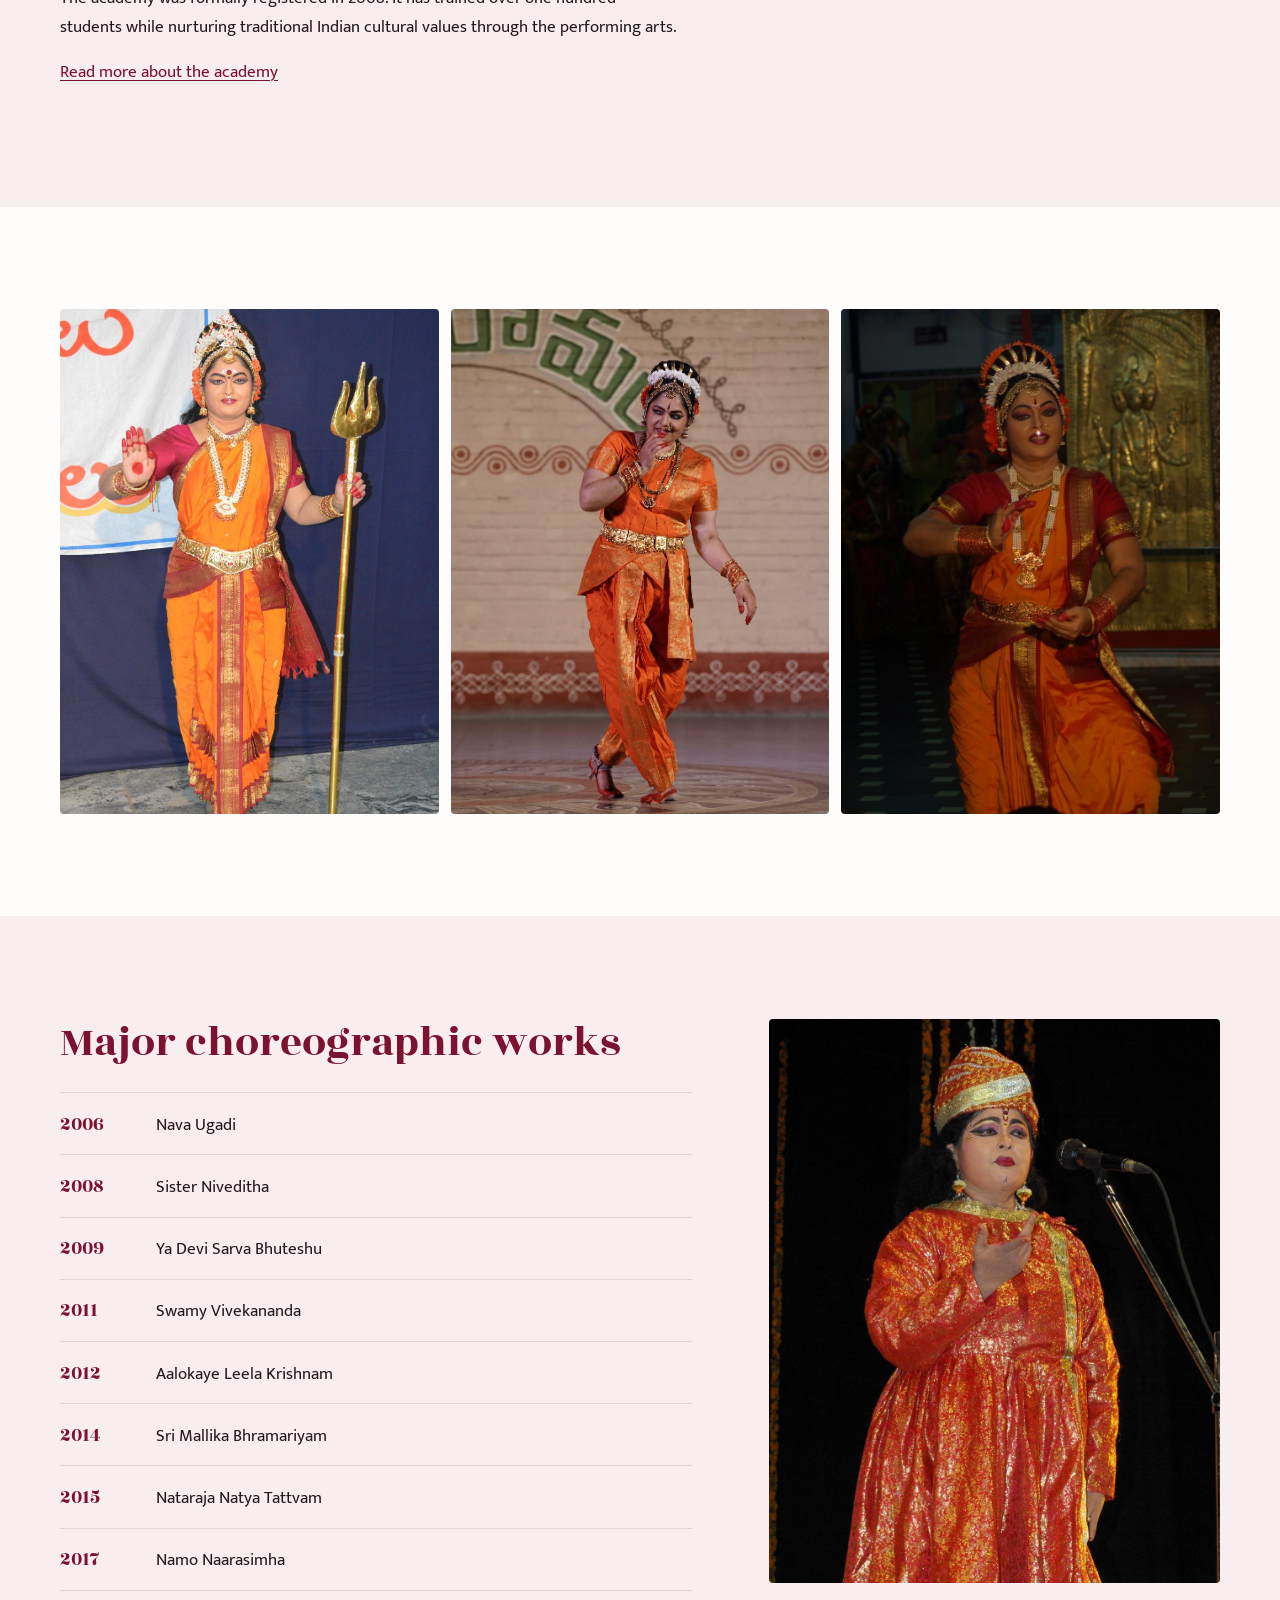
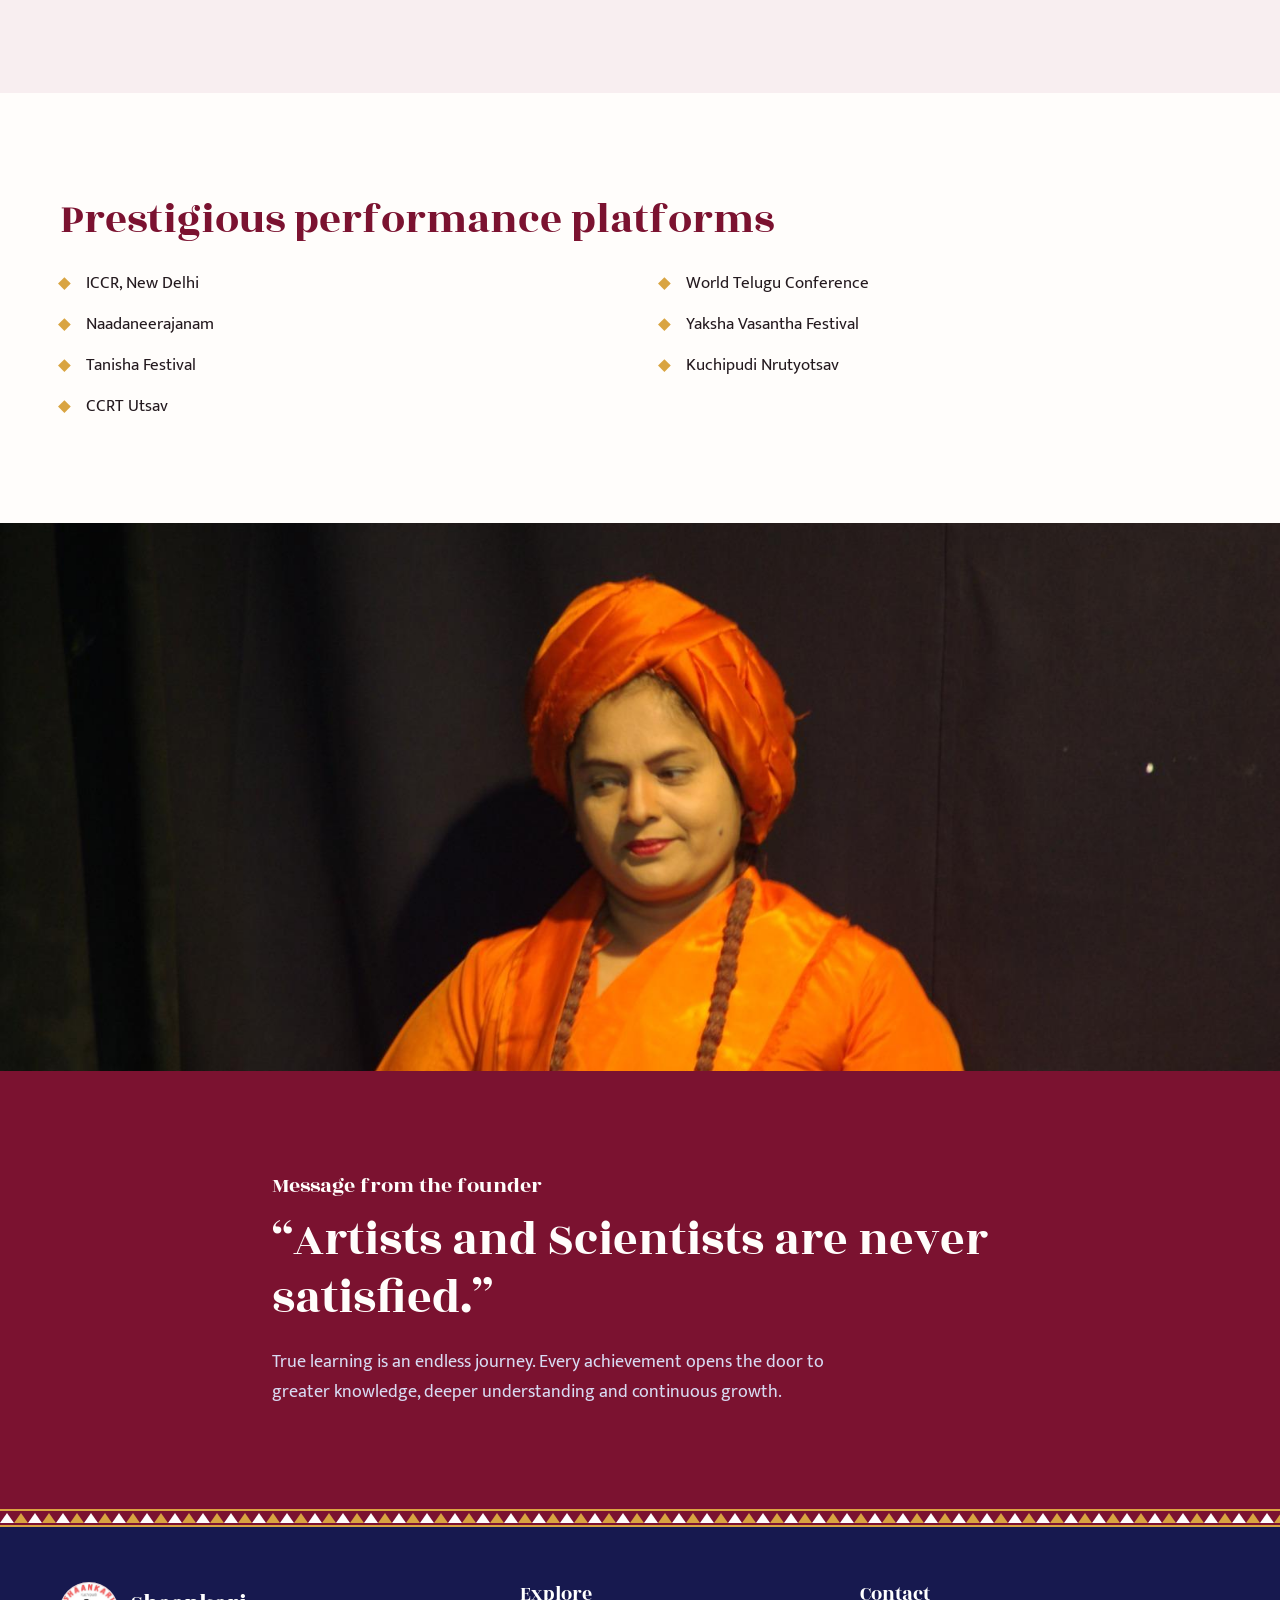
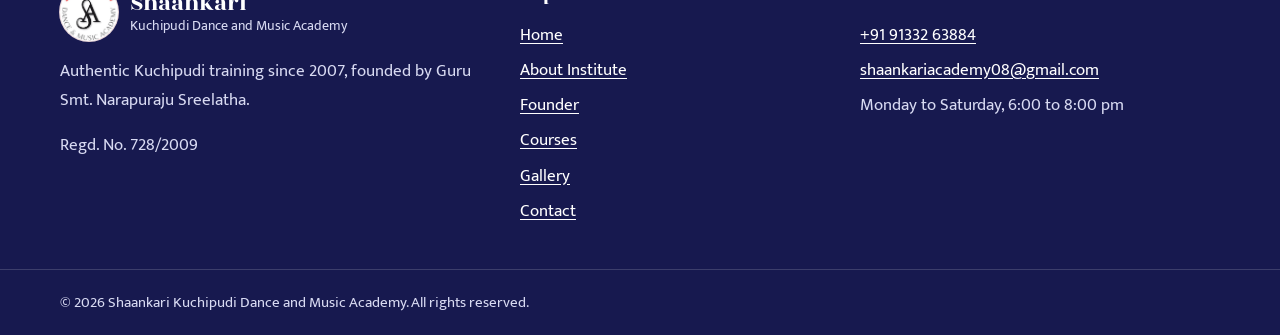
<file: founder.html>
<!DOCTYPE html>
<html lang="en">
<head>
<meta charset="UTF-8">
<meta name="viewport" content="width=device-width, initial-scale=1">
<title>Founder | Shaankari Kuchipudi Dance and Music Academy</title>
<meta name="description" content="Smt. Narapuraju Sreelatha is a Kuchipudi dancer, choreographer and educator with over four decades of experience, and the founder of Shaankari Kuchipudi Dance and Music Academy.">
<meta name="theme-color" content="#17194F">
<link rel="icon" href="images/logo.jpg">
<link rel="preconnect" href="https://fonts.googleapis.com">
<link rel="preconnect" href="https://fonts.gstatic.com" crossorigin>
<link href="https://fonts.googleapis.com/css2?family=Mukta:wght@400;500;600&family=Rozha+One&display=swap" rel="stylesheet">
<link rel="stylesheet" href="style.css">
</head>
<body>
<a class="skip-link" href="#main">Skip to content</a>
<header id="site-header" class="site-header"></header>

<main id="main">

  <section class="founder-head">
    <div class="wrap split split--reverse split--flip-mobile">
      <div>
        <h1>Smt. Narapuraju Sreelatha</h1>
        <p class="founder-role">Founder and Director</p>
        <p class="designation">Kuchipudi dancer, choreographer and educator</p>
        <p class="prose">A dedicated exponent of Kuchipudi with over four decades of experience in performance, choreography, teaching and cultural preservation.</p>

        <ul class="facts">
          <li><strong>40+</strong><span>Years in dance</span></li>
          <li><strong>100+</strong><span>Students trained</span></li>
          <li><strong>18+</strong><span>Years teaching</span></li>
        </ul>
      </div>

      <div class="arch">
        <img src="images/guru.jpg" width="1988" height="1326" fetchpriority="high"
             style="object-position:58% 40%"
             alt="Smt. Narapuraju Sreelatha">
      </div>
    </div>
  </section>

  <section class="band band--blush" aria-label="Profile and qualifications">
    <div class="wrap split split--reverse" style="align-items:start">
      <div class="prose">
        <h2>Profile</h2>
        <p>Smt. Narapuraju Sreelatha is an accomplished Kuchipudi dancer, choreographer and educator who has dedicated her life to learning, performing and preserving the rich tradition of Kuchipudi.</p>
        <p>She began her training at the age of nine under Guru Sri Pasumarthi Sheshubabu Garu, and later refined her knowledge under Guru Dr. Bhagavathula Seturam Garu.</p>
        <p>Through her work as a performer, teacher and institution builder, she continues to inspire future generations of dancers.</p>
      </div>

      <div class="panel">
        <h2>Academic qualifications</h2>
        <ul class="ticks ticks--one">
          <li>M.Phil. in Dance (Gold Medal)</li>
          <li>Master of Performing Arts (Kuchipudi), with Distinction</li>
          <li>Post Graduate Diploma in Satvikabhinayam, with Distinction</li>
          <li>M.A. in Political Science</li>
        </ul>
      </div>
    </div>
  </section>

  <section class="band" aria-label="Convocation photograph" style="padding-bottom:0">
    <div class="wrap">
      <figure class="photo photo--wide">
        <img src="images/guru1.jpg" width="1164" height="777" loading="lazy" decoding="async"
             style="object-position:50% 35%"
             alt="Receiving a degree at a university convocation">
        <figcaption>Receiving a degree at a university convocation.</figcaption>
      </figure>
    </div>
  </section>

  <section class="band" aria-labelledby="teaching-title">
    <div class="wrap split split--even">
      <figure class="photo photo--tall">
        <img src="images/img3.jpg" width="1542" height="1600" loading="lazy" decoding="async"
             alt="Students in sarees striking hand gestures in the academy studio">
      </figure>
      <div class="prose">
        <h2 id="teaching-title">Teaching journey</h2>
        <p>Through dedicated teaching and mentorship, Smt. Narapuraju Sreelatha has trained numerous students in Kuchipudi and inspired them to pursue excellence in Indian classical arts.</p>
        <p>Her teaching combines traditional discipline, abhinaya, theory, mythology and practical stage experience.</p>
      </div>
    </div>
  </section>

  <section class="band band--blush" aria-labelledby="academy-title">
    <div class="wrap">
      <div class="prose">
        <h2 id="academy-title">Shaankari Kuchipudi Dance and Music Academy</h2>
        <p>Driven by a vision to preserve and promote Kuchipudi for future generations, she founded Shaankari Kuchipudi Dance and Music Academy in 2007.</p>
        <p>The academy was formally registered in 2008. It has trained over one hundred students while nurturing traditional Indian cultural values through the performing arts.</p>
        <p><a href="about-institute.html">Read more about the academy</a></p>
      </div>
    </div>
  </section>

  <section class="band" aria-label="Performance photographs">
    <div class="wrap">
      <div class="photo-row">
        <img src="images/guru2.jpg" width="1063" height="1600" loading="lazy" decoding="async"
             alt="A dancer in an orange saree and gold waist belt, holding a golden trident">
        <img src="images/guru3.jpg" width="853" height="1280" loading="lazy" decoding="async"
             alt="A dancer in an orange costume turning with a playful expression on a decorated stage">
        <img src="images/guru5.jpg" width="856" height="1280" loading="lazy" decoding="async"
             alt="A dancer in an orange saree mid-expression, in front of a golden temple relief">
      </div>
    </div>
  </section>

  <section class="band band--blush" aria-labelledby="works-title">
    <div class="wrap split split--reverse" style="align-items:start">
      <div>
        <h2 id="works-title">Major choreographic works</h2>
        <ol class="timeline">
          <li><time datetime="2006">2006</time><span>Nava Ugadi</span></li>
          <li><time datetime="2008">2008</time><span>Sister Niveditha</span></li>
          <li><time datetime="2009">2009</time><span>Ya Devi Sarva Bhuteshu</span></li>
          <li><time datetime="2011">2011</time><span>Swamy Vivekananda</span></li>
          <li><time datetime="2012">2012</time><span>Aalokaye Leela Krishnam</span></li>
          <li><time datetime="2014">2014</time><span>Sri Mallika Bhramariyam</span></li>
          <li><time datetime="2015">2015</time><span>Nataraja Natya Tattvam</span></li>
          <li><time datetime="2017">2017</time><span>Namo Naarasimha</span></li>
        </ol>
      </div>
      <figure class="photo photo--tall">
        <img src="images/guru4.jpg" width="1071" height="1600" loading="lazy" decoding="async"
             style="object-position:50% 25%"
             alt="A performer in a red and gold brocade costume and turban, speaking into a microphone">
      </figure>
    </div>
  </section>

  <section class="band" aria-labelledby="platforms-title">
    <div class="wrap">
      <h2 id="platforms-title">Prestigious performance platforms</h2>
      <ul class="ticks">
        <li>ICCR, New Delhi</li>
        <li>World Telugu Conference</li>
        <li>Naadaneerajanam</li>
        <li>Yaksha Vasantha Festival</li>
        <li>Tanisha Festival</li>
        <li>Kuchipudi Nrutyotsav</li>
        <li>CCRT Utsav</li>
      </ul>
    </div>
  </section>

  <figure class="strip" style="margin-bottom:0">
    <img src="images/guru6.jpg" width="1600" height="1071" loading="lazy" decoding="async"
         style="object-position:50% 55%"
         alt="A performer in an orange turban and rudraksha beads, glancing to the side">
  </figure>

  <section class="band band--silk" aria-labelledby="message-title">
    <div class="wrap quote">
      <h2 id="message-title" style="font-size:1.4rem">Message from the founder</h2>
      <blockquote>&ldquo;Artists and Scientists are never satisfied.&rdquo;</blockquote>
      <p>True learning is an endless journey. Every achievement opens the door to greater knowledge, deeper understanding and continuous growth.</p>
    </div>
  </section>

</main>

<footer id="site-footer" class="site-footer"></footer>
<script src="script.js"></script>
</body>
</html>
</file>
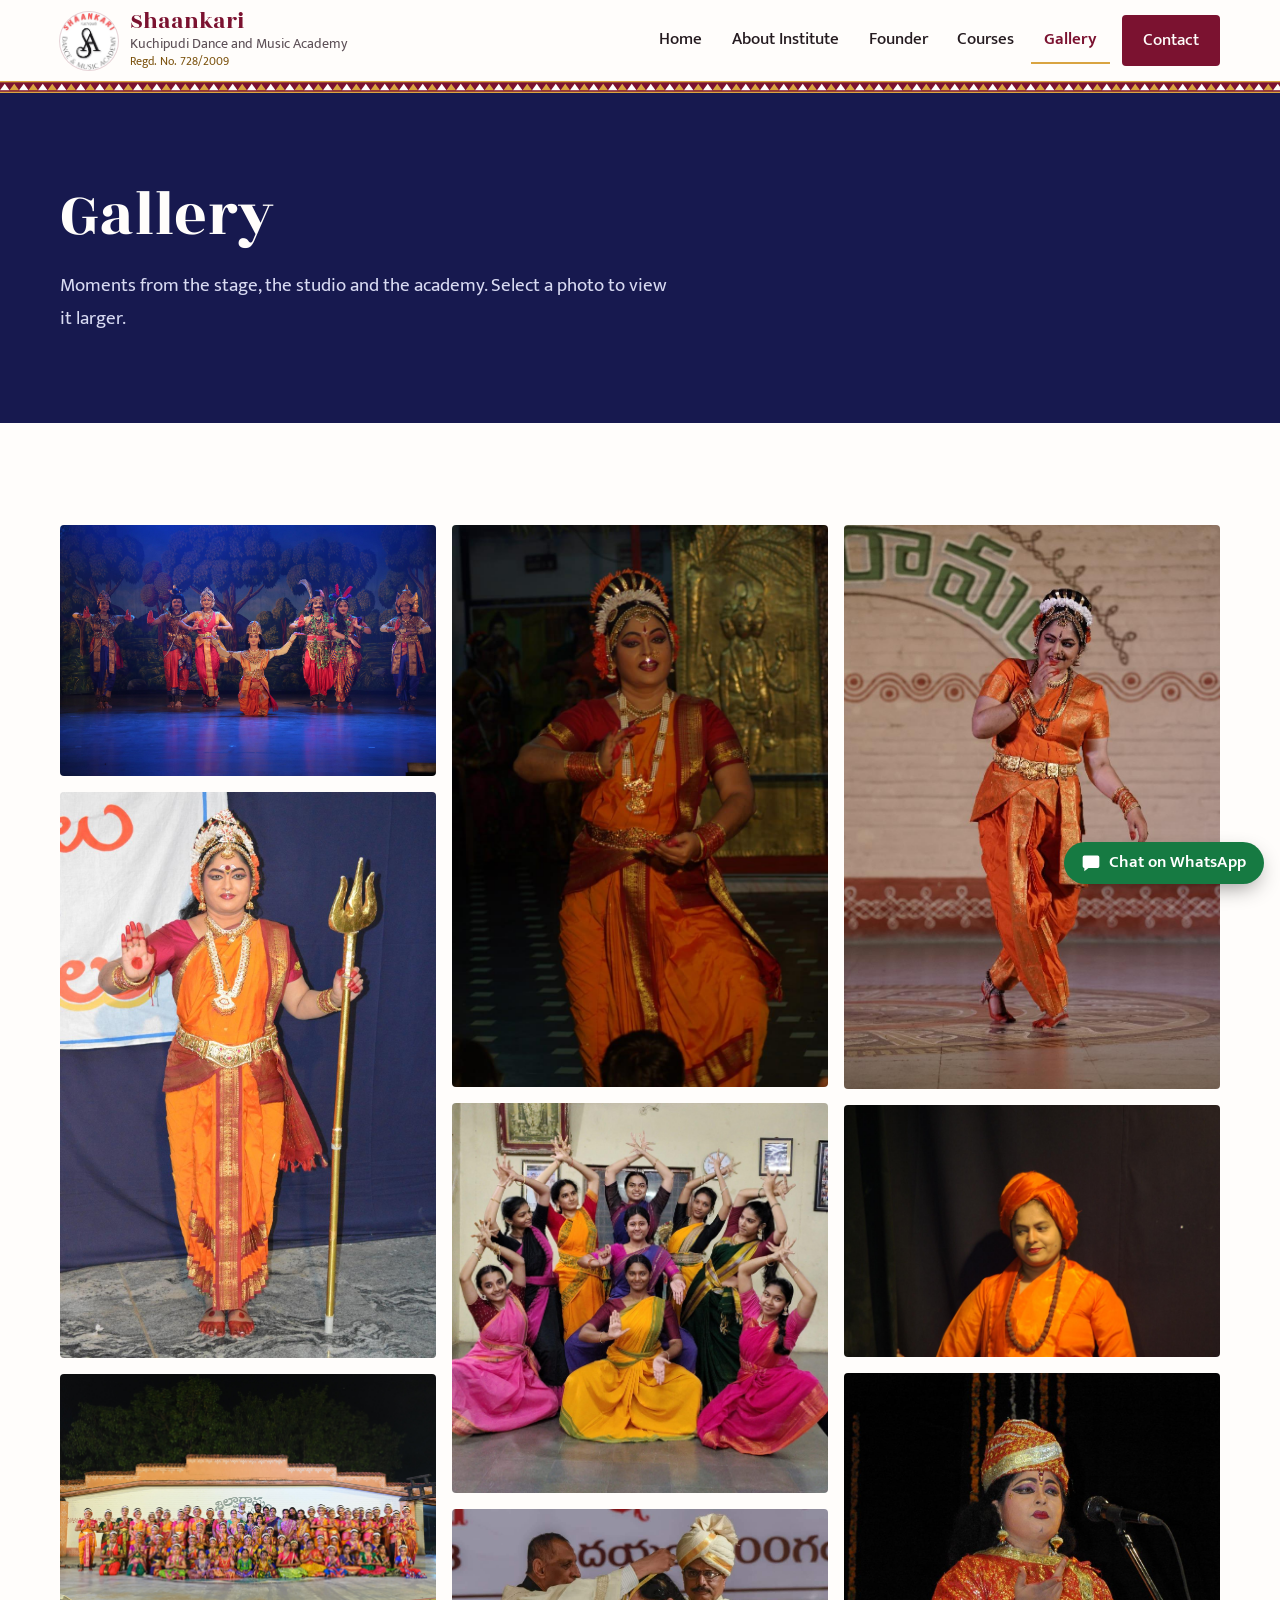
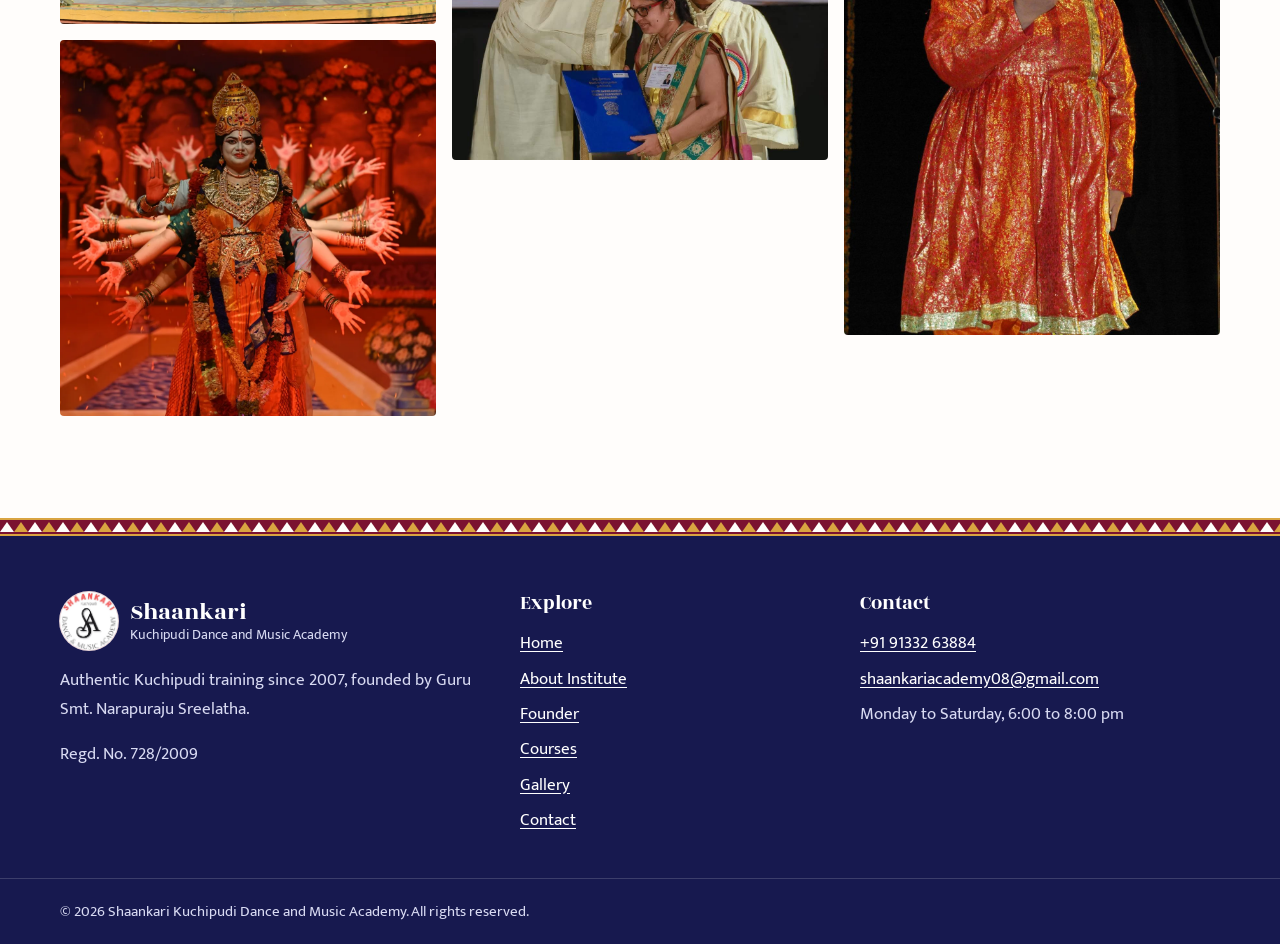
<file: gallery.html>
<!DOCTYPE html>
<html lang="en">
<head>
<meta charset="UTF-8">
<meta name="viewport" content="width=device-width, initial-scale=1">
<title>Gallery | Shaankari Kuchipudi Dance and Music Academy</title>
<meta name="description" content="Photographs from the stage, the studio and the academy: performances, costumes and students of Shaankari Kuchipudi Dance and Music Academy.">
<meta name="theme-color" content="#17194F">
<link rel="icon" href="images/logo.jpg">
<link rel="preconnect" href="https://fonts.googleapis.com">
<link rel="preconnect" href="https://fonts.gstatic.com" crossorigin>
<link href="https://fonts.googleapis.com/css2?family=Mukta:wght@400;500;600&family=Rozha+One&display=swap" rel="stylesheet">
<link rel="stylesheet" href="style.css">
</head>
<body>
<a class="skip-link" href="#main">Skip to content</a>
<header id="site-header" class="site-header"></header>

<main id="main">

  <section class="page-head">
    <div class="wrap">
      <h1>Gallery</h1>
      <p>Moments from the stage, the studio and the academy. Select a photo to view it larger.</p>
    </div>
  </section>

  <section class="band" aria-label="Photographs">
    <div class="wrap">
      <div class="masonry">

        <button type="button" data-full="images/img2.jpg">
          <img src="images/img2.jpg" width="2880" height="1920" loading="lazy" decoding="async"
               alt="Seven dancers in Kuchipudi costume on stage in front of a painted forest backdrop">
        </button>

        <button type="button" data-full="images/guru2.jpg">
          <img src="images/guru2.jpg" width="1063" height="1600" loading="lazy" decoding="async"
               alt="A dancer in an orange saree and gold waist belt, holding a golden trident">
        </button>

        <button type="button" data-full="images/banner.jpg">
          <img src="images/banner.jpg" width="3024" height="2012" loading="lazy" decoding="async"
               alt="Students, teachers and guests of the academy posing together on an open-air stage at night">
        </button>

        <button type="button" data-full="images/img1.png">
          <img src="images/img1.png" width="1080" height="1080" loading="lazy" decoding="async"
               alt="A dancer as a many-armed Devi, with other dancers' hands fanned out behind her">
        </button>

        <button type="button" data-full="images/guru5.jpg">
          <img src="images/guru5.jpg" width="856" height="1280" loading="lazy" decoding="async"
               alt="A dancer in an orange saree mid-expression, in front of a golden temple relief">
        </button>

        <button type="button" data-full="images/img3.jpg">
          <img src="images/img3.jpg" width="1542" height="1600" loading="lazy" decoding="async"
               alt="Students in sarees striking hand gestures in the academy studio">
        </button>

        <button type="button" data-full="images/guru1.jpg">
          <img src="images/guru1.jpg" width="1164" height="777" loading="lazy" decoding="async"
               alt="Receiving a degree at a university convocation">
        </button>

        <button type="button" data-full="images/guru3.jpg">
          <img src="images/guru3.jpg" width="853" height="1280" loading="lazy" decoding="async"
               alt="A dancer in an orange costume turning with a playful expression on a decorated stage">
        </button>

        <button type="button" data-full="images/guru6.jpg">
          <img src="images/guru6.jpg" width="1600" height="1071" loading="lazy" decoding="async"
               alt="A performer in an orange turban and rudraksha beads, glancing to the side">
        </button>

        <button type="button" data-full="images/guru4.jpg">
          <img src="images/guru4.jpg" width="1071" height="1600" loading="lazy" decoding="async"
               alt="A performer in a red and gold brocade costume and turban, speaking into a microphone">
        </button>

      </div>
    </div>
  </section>

</main>

<dialog class="lightbox" aria-label="Photo viewer">
  <button class="lightbox__btn lightbox__close" type="button" aria-label="Close photo">
    <svg viewBox="0 0 24 24" fill="none" stroke="currentColor" stroke-width="2" stroke-linecap="round" aria-hidden="true"><path d="M6 6l12 12M18 6L6 18"/></svg>
  </button>
  <button class="lightbox__btn lightbox__prev" type="button" aria-label="Previous photo">
    <svg viewBox="0 0 24 24" fill="none" stroke="currentColor" stroke-width="2" stroke-linecap="round" stroke-linejoin="round" aria-hidden="true"><path d="M15 5l-7 7 7 7"/></svg>
  </button>
  <img alt="">
  <button class="lightbox__btn lightbox__next" type="button" aria-label="Next photo">
    <svg viewBox="0 0 24 24" fill="none" stroke="currentColor" stroke-width="2" stroke-linecap="round" stroke-linejoin="round" aria-hidden="true"><path d="M9 5l7 7-7 7"/></svg>
  </button>
</dialog>

<footer id="site-footer" class="site-footer"></footer>
<script src="script.js"></script>
</body>
</html>
</file>
<file: style.css>
/* ==========================================================================
   Shaankari Kuchipudi Dance and Music Academy

   Design notes
   - The zari border (the woven temple border on a silk saree) is the
     signature motif. It sits under the header and above the footer.
   - Portraits sit in a temple-niche arch. The Nataraja sits in a circle,
     echoing his ring of flames.
   - Colours come from the stage: silk maroon, night-stage indigo, zari gold.
   ========================================================================== */

:root {
  --silk: #7B1230;
  --silk-deep: #560B21;
  --indigo: #17194F;
  --indigo-soft: #242877;
  --zari: #D9A441;
  --zari-ink: #7D5410;
  --paper: #FFFDFB;
  --blush: #F8EEF0;
  --ink: #241A1F;
  --muted: #5D5057;
  --line: #E6D3D7;
  --on-dark: #D8DAF2;
  --wa: #167A42;

  --radius: 4px;
  --wrap: 1160px;
  --ring: var(--paper);

  --font-display: "Rozha One", "Playfair Display", Georgia, "Times New Roman", serif;
  --font-body: "Mukta", "Segoe UI", system-ui, -apple-system, Roboto, sans-serif;

  --zari-tile: url("data:image/svg+xml,%3Csvg xmlns='http://www.w3.org/2000/svg' width='28' height='18'%3E%3Crect width='28' height='18' fill='%237B1230'/%3E%3Crect width='28' height='2' fill='%23D9A441'/%3E%3Crect y='16' width='28' height='2' fill='%23D9A441'/%3E%3Cpath d='M0 14L7 4l7 10z' fill='%23FFFDFB'/%3E%3Cpath d='M14 14l7-10 7 10z' fill='%23D9A441'/%3E%3C/svg%3E");
}

/* ---------- Base ---------- */

*, *::before, *::after { box-sizing: border-box; }

html {
  -webkit-text-size-adjust: 100%;
  scroll-behavior: smooth;
}

body {
  margin: 0;
  font-family: var(--font-body);
  font-size: 1.0625rem;
  line-height: 1.7;
  color: var(--ink);
  background: var(--paper);
  overflow-x: clip;
}

img { display: block; max-width: 100%; height: auto; }

h1, h2, h3 {
  margin: 0;
  font-family: var(--font-display);
  font-weight: 400;
  line-height: 1.1;
  color: var(--silk);
}

h1 { font-size: clamp(2.3rem, 5.2vw, 4rem); }
h2 { font-size: clamp(1.8rem, 3.4vw, 2.7rem); margin-bottom: 0.6em; }
h3 { font-size: 1.3rem; }

p { margin: 0 0 1em; }

a { color: var(--silk); text-underline-offset: 3px; }
a:hover { color: var(--silk-deep); }

:focus-visible {
  outline: 3px solid var(--indigo-soft);
  outline-offset: 3px;
}

.skip-link {
  position: absolute;
  left: 1rem;
  top: -4rem;
  z-index: 100;
  padding: 0.6rem 1rem;
  background: var(--paper);
  color: var(--ink);
  font-weight: 600;
}
.skip-link:focus { top: 1rem; }

/* ---------- Layout ---------- */

.wrap {
  width: min(var(--wrap), 100% - 2.5rem);
  margin-inline: auto;
}

.band { padding-block: clamp(3.5rem, 8vw, 6.5rem); }
.band--blush { background: var(--blush); --ring: var(--blush); }
.band--indigo { background: var(--indigo); color: var(--paper); --ring: var(--indigo); }
.band--silk { background: var(--silk); color: var(--paper); --ring: var(--silk); }

.band--indigo h2, .band--indigo h3,
.band--silk h2, .band--silk h3 { color: var(--paper); }
.band--indigo p, .band--silk p { color: var(--on-dark); }
.band--indigo a:not(.btn) { color: var(--zari); }
.band--indigo :focus-visible,
.band--silk :focus-visible { outline-color: var(--zari); }

.prose { max-width: 62ch; }
.lead { font-size: 1.25rem; line-height: 1.6; color: var(--muted); }
.muted { color: var(--muted); }

.section-head { max-width: 46rem; margin-bottom: 2.5rem; }
.section-head p { margin: 0; color: var(--muted); font-size: 1.1rem; }

.split {
  display: grid;
  grid-template-columns: minmax(0, 5fr) minmax(0, 7fr);
  gap: clamp(2rem, 6vw, 5rem);
  align-items: center;
}
.split--reverse { grid-template-columns: minmax(0, 7fr) minmax(0, 5fr); }
.split--even { grid-template-columns: repeat(2, minmax(0, 1fr)); }

/* ---------- Zari border ---------- */

.zari {
  height: 18px;
  background: var(--zari-tile) repeat-x;
  background-size: 28px 18px;
}
.zari--thin {
  height: 12px;
  background-size: 19px 12px;
}

/* ---------- Buttons ---------- */

.btn {
  display: inline-flex;
  align-items: center;
  justify-content: center;
  gap: 0.5rem;
  padding: 0.8rem 1.5rem;
  border: 2px solid transparent;
  border-radius: var(--radius);
  font: 600 1rem/1.2 var(--font-body);
  text-decoration: none;
  cursor: pointer;
  transition: background-color 0.2s, color 0.2s, border-color 0.2s;
}
.btn--gold { background: var(--zari); color: var(--ink); }
.btn--gold:hover { background: #E8B954; color: var(--ink); }
.btn--silk { background: var(--silk); color: var(--paper); }
.btn--silk:hover { background: var(--silk-deep); color: var(--paper); }
.btn--outline { border-color: var(--silk); color: var(--silk); }
.btn--outline:hover { background: var(--silk); color: var(--paper); }
.btn--light { border-color: rgba(255, 255, 255, 0.7); color: var(--paper); }
.btn--light:hover { background: rgba(255, 255, 255, 0.14); color: var(--paper); }
.btn--wa { background: var(--wa); color: #fff; }
.btn--wa:hover { background: #0F5E32; color: #fff; }

.actions { display: flex; flex-wrap: wrap; gap: 0.75rem; margin: 0; }

/* ---------- Header ---------- */

#site-header { min-height: 92px; }

.site-header {
  position: sticky;
  top: 0;
  z-index: 50;
  background: var(--paper);
}

.site-header__bar {
  display: flex;
  align-items: center;
  justify-content: space-between;
  gap: 1rem;
  padding-block: 0.6rem;
}

.brand {
  display: flex;
  align-items: center;
  gap: 0.75rem;
  color: var(--ink);
  text-decoration: none;
}
.brand:hover { color: var(--ink); }

.brand__mark {
  flex: none;
  width: 52px;
  height: 52px;
  border-radius: 50%;
  object-fit: cover;
  box-shadow: 0 0 0 1px var(--line);
  background: #fff;
}

.brand__name {
  display: block;
  font-family: var(--font-display);
  font-size: 1.45rem;
  line-height: 1;
  color: var(--silk);
}
.brand__sub {
  display: block;
  margin-top: 0.2rem;
  font-size: 0.78rem;
  line-height: 1.2;
  color: var(--muted);
}
.brand__regd { display: none; }

.nav-toggle {
  display: grid;
  place-content: center;
  gap: 5px;
  width: 44px;
  height: 44px;
  padding: 0;
  border: 1px solid var(--line);
  border-radius: var(--radius);
  background: var(--paper);
  cursor: pointer;
}
.nav-toggle span {
  display: block;
  width: 22px;
  height: 2px;
  background: var(--silk);
  transition: transform 0.25s, opacity 0.25s;
}
.nav-toggle[aria-expanded="true"] span:nth-child(1) { transform: translateY(7px) rotate(45deg); }
.nav-toggle[aria-expanded="true"] span:nth-child(2) { opacity: 0; }
.nav-toggle[aria-expanded="true"] span:nth-child(3) { transform: translateY(-7px) rotate(-45deg); }

.nav {
  position: absolute;
  left: 0;
  right: 0;
  top: 100%;
  display: flex;
  flex-direction: column;
  padding: 0.25rem 1.25rem 1rem;
  background: var(--paper);
  border-bottom: 1px solid var(--line);
  box-shadow: 0 18px 30px -18px rgba(23, 25, 79, 0.4);
  visibility: hidden;
  opacity: 0;
  transform: translateY(-6px);
  transition: opacity 0.2s, transform 0.2s, visibility 0s 0.2s;
}
.nav.is-open {
  visibility: visible;
  opacity: 1;
  transform: none;
  transition: opacity 0.2s, transform 0.2s;
}
.nav a {
  padding: 0.9rem 0.25rem;
  border-bottom: 1px solid var(--line);
  color: var(--ink);
  font-weight: 500;
  text-decoration: none;
}
.nav a:hover,
.nav a[aria-current="page"] { color: var(--silk); }
.nav a[aria-current="page"] { font-weight: 600; }
.nav a:last-child { border-bottom: 0; }

@media (min-width: 1040px) {
  .nav-toggle { display: none; }

  .nav {
    position: static;
    flex-direction: row;
    align-items: center;
    gap: 0.25rem;
    padding: 0;
    background: none;
    border: 0;
    box-shadow: none;
    visibility: visible;
    opacity: 1;
    transform: none;
  }
  .nav a {
    padding: 0.5rem 0.8rem;
    border-bottom: 2px solid transparent;
  }
  .nav a[aria-current="page"] { border-bottom-color: var(--zari); }
  .nav a:last-child {
    margin-left: 0.5rem;
    padding: 0.55rem 1.2rem;
    border: 2px solid var(--silk);
    border-radius: var(--radius);
    background: var(--silk);
    color: var(--paper);
  }
  .nav a:last-child:hover { background: var(--silk-deep); border-color: var(--silk-deep); color: var(--paper); }
  .nav a:last-child[aria-current="page"] { border-bottom-color: var(--silk); }

  .brand__mark { width: 58px; height: 58px; }
  .brand__sub { font-size: 0.85rem; }
  .brand__regd { display: block; font-size: 0.72rem; color: var(--zari-ink); }
}

/* ---------- Home hero ---------- */

.hero {
  background: var(--indigo);
  color: var(--paper);
}

.hero__media { position: relative; }
.hero__media img {
  width: 100%;
  height: clamp(340px, 58vh, 700px);
  object-fit: cover;
  object-position: 50% 52%;
}
.hero__media::after {
  content: "";
  position: absolute;
  inset: auto 0 0 0;
  height: 60%;
  background: linear-gradient(to bottom, rgba(23, 25, 79, 0), rgba(23, 25, 79, 0.72) 55%, var(--indigo));
}

.hero__content {
  position: relative;
  display: grid;
  grid-template-columns: minmax(0, 7fr) minmax(0, 5fr);
  gap: clamp(1.5rem, 5vw, 4rem);
  align-items: end;
  margin-top: -5.5rem;
  padding-bottom: clamp(2.5rem, 6vw, 4.5rem);
}
.hero h1 {
  color: var(--paper);
  font-size: clamp(2.3rem, 5.4vw, 4.2rem);
}
.hero__aside p { color: var(--on-dark); font-size: 1.15rem; }
.hero__aside .actions { margin-top: 1.5rem; }

/* ---------- Page heads (inner pages) ---------- */

.page-head {
  padding-block: clamp(3rem, 7vw, 5.5rem);
  background: var(--indigo);
  color: var(--paper);
  --ring: var(--indigo);
}
.page-head h1 { color: var(--paper); max-width: 18ch; }
.page-head p {
  max-width: 56ch;
  margin: 1.1rem 0 0;
  color: var(--on-dark);
  font-size: 1.2rem;
}
.page-head--split .wrap {
  display: grid;
  grid-template-columns: minmax(0, 1fr) 280px;
  gap: 3rem;
  align-items: center;
}

/* ---------- Arch and circle frames ---------- */

.arch {
  max-width: 420px;
  margin: 10px auto;
  overflow: hidden;
  border-top-left-radius: 999px;
  border-top-right-radius: 999px;
  box-shadow: 0 0 0 8px var(--ring), 0 0 0 10px var(--zari);
}
.arch img {
  width: 100%;
  aspect-ratio: 3 / 4;
  height: auto;
  object-fit: cover;
}

.circle {
  max-width: 340px;
  margin: 10px auto;
  overflow: hidden;
  border-radius: 50%;
  box-shadow: 0 0 0 8px var(--ring), 0 0 0 10px var(--zari);
  background: #1b1b1b;
}
.circle img {
  width: 100%;
  aspect-ratio: 1;
  height: auto;
  object-fit: cover;
}

.caption {
  margin: 1.5rem 0 0;
  font-size: 0.95rem;
  color: var(--muted);
  text-align: center;
}

/* ---------- Values ---------- */

.values {
  display: grid;
  grid-template-columns: repeat(3, minmax(0, 1fr));
  gap: 1.5rem;
  margin: 2rem 0;
  padding: 0;
  list-style: none;
}
.values li { padding-top: 0.9rem; border-top: 2px solid var(--zari); }
.values h3 { margin-bottom: 0.3rem; font-size: 1.2rem; }
.values p { margin: 0; font-size: 0.98rem; line-height: 1.55; color: var(--muted); }

/* ---------- Learning path (a real sequence, so it is numbered) ---------- */

.path {
  display: grid;
  grid-template-columns: repeat(3, minmax(0, 1fr));
  gap: 2rem;
  margin: 0;
  padding: 0;
  list-style: none;
  counter-reset: step;
}
.path li { position: relative; padding-top: 4.25rem; }
.path li::before {
  counter-increment: step;
  content: counter(step);
  position: absolute;
  top: 0;
  left: 0;
  z-index: 1;
  display: grid;
  place-items: center;
  width: 3rem;
  height: 3rem;
  border-radius: 50%;
  background: var(--silk);
  color: var(--paper);
  font-family: var(--font-display);
  font-size: 1.3rem;
}
.path li:not(:last-child)::after {
  content: "";
  position: absolute;
  top: 1.5rem;
  left: 3rem;
  right: -2rem;
  height: 2px;
  background: var(--zari);
}
.path h3 { margin-bottom: 0.4rem; }
.path p { margin: 0; color: var(--muted); }

.path-note {
  margin-top: 3rem;
  padding-top: 1.5rem;
  border-top: 1px solid var(--line);
  display: flex;
  flex-wrap: wrap;
  align-items: center;
  justify-content: space-between;
  gap: 1rem 2rem;
}
.path-note h3 { margin-bottom: 0.2rem; }
.path-note p { margin: 0; color: var(--muted); }

/* ---------- Photo mosaic (home) ---------- */

.mosaic {
  display: grid;
  grid-template-columns: repeat(6, minmax(0, 1fr));
  grid-auto-rows: clamp(160px, 21vw, 270px);
  gap: 0.75rem;
}
.mosaic img {
  width: 100%;
  height: 100%;
  border-radius: var(--radius);
  object-fit: cover;
}
.mosaic .m1 { grid-column: 1 / 5; grid-row: 1; object-position: 50% 62%; }
.mosaic .m2 { grid-column: 5 / 7; grid-row: 1 / 3; }
.mosaic .m3 { grid-column: 1 / 3; grid-row: 2; object-position: 50% 30%; }
.mosaic .m4 { grid-column: 3 / 5; grid-row: 2; object-position: 50% 30%; }

.more { margin: 2rem 0 0; }

/* ---------- Venues ---------- */

.venues {
  display: flex;
  flex-wrap: wrap;
  gap: 0.6rem 2.4rem;
  margin: 2rem 0 0;
  padding: 0;
  list-style: none;
  font-family: var(--font-display);
  font-size: clamp(1.4rem, 3vw, 2rem);
  line-height: 1.2;
  color: var(--paper);
}
.venues li { display: flex; align-items: center; gap: 0.6em; }
.venues li::before {
  content: "";
  flex: none;
  width: 0.45em;
  height: 0.45em;
  background: var(--zari);
  transform: rotate(45deg);
}
.band--paper .venues { color: var(--silk); }

/* ---------- Closing call to action ---------- */

.cta {
  display: flex;
  flex-wrap: wrap;
  align-items: center;
  justify-content: space-between;
  gap: 2rem;
}
.cta h2 { margin-bottom: 0.3em; }
.cta p { margin: 0; max-width: 46ch; color: var(--muted); font-size: 1.1rem; }

/* ---------- Facts row ---------- */

.facts {
  display: grid;
  grid-template-columns: repeat(auto-fit, minmax(150px, 1fr));
  gap: 1.5rem 0;
  margin: 0;
  padding: 0;
  list-style: none;
}
.facts li { padding: 0.25rem 1.5rem; border-left: 2px solid var(--zari); }
.facts strong {
  display: block;
  font: 400 clamp(2rem, 4vw, 2.9rem) / 1 var(--font-display);
  color: var(--silk);
}
.facts span { color: var(--muted); font-size: 0.98rem; }

/* ---------- Photo strip ---------- */

.strip { margin: 0; }
.strip img {
  width: 100%;
  aspect-ratio: 21 / 9;
  height: auto;
  object-fit: cover;
  object-position: 50% 64%;
}
.strip figcaption {
  width: min(var(--wrap), 100% - 2.5rem);
  margin: 0.75rem auto 0;
  font-size: 0.95rem;
  color: var(--muted);
}

/* ---------- Lists ---------- */

.ticks {
  display: grid;
  grid-template-columns: repeat(2, minmax(0, 1fr));
  gap: 0.75rem 2.5rem;
  margin: 0;
  padding: 0;
  list-style: none;
}
.ticks--one { grid-template-columns: 1fr; }
.ticks li { position: relative; padding-left: 1.6rem; }
.ticks li::before {
  content: "";
  position: absolute;
  left: 0;
  top: 0.62em;
  width: 0.55rem;
  height: 0.55rem;
  background: var(--zari);
  transform: rotate(45deg);
}

.timeline {
  max-width: 42rem;
  margin: 0;
  padding: 0;
  list-style: none;
}
.timeline li {
  display: grid;
  grid-template-columns: 5rem 1fr;
  gap: 1rem;
  align-items: baseline;
  padding: 0.85rem 0;
  border-bottom: 1px solid var(--line);
}
.timeline li:first-child { border-top: 1px solid var(--line); }
.timeline time { font-family: var(--font-display); font-size: 1.25rem; color: var(--silk); }

/* ---------- Quote ---------- */

.quote { max-width: 46rem; }
.quote blockquote {
  margin: 0 0 1.25rem;
  font-family: var(--font-display);
  font-size: clamp(1.7rem, 4vw, 3rem);
  line-height: 1.2;
  color: var(--paper);
}
.quote p { margin: 0; max-width: 56ch; font-size: 1.1rem; }

/* ---------- Founder page ---------- */

.founder-head { padding-block: clamp(2.5rem, 6vw, 5rem); }
.founder-head h1 { color: var(--silk); }
.founder-role {
  margin: 0.9rem 0 0.25rem;
  font-family: var(--font-display);
  font-size: 1.4rem;
  color: var(--zari-ink);
}
.founder-head .designation { margin-bottom: 1.25rem; color: var(--muted); font-weight: 500; }
.founder-head .facts { margin-top: 2rem; }

.panel {
  padding: 1.75rem;
  background: var(--paper);
  border-top: 3px solid var(--zari);
}
.panel h2 { font-size: 1.6rem; }

.photo { margin: 0; }
.photo img {
  width: 100%;
  height: 100%;
  border-radius: var(--radius);
  object-fit: cover;
}
.photo--wide img { aspect-ratio: 16 / 7; height: auto; }
.photo--tall img { aspect-ratio: 4 / 5; height: auto; }
.photo figcaption { margin-top: 0.6rem; font-size: 0.95rem; color: var(--muted); }

.photo-row {
  display: grid;
  grid-template-columns: repeat(3, minmax(0, 1fr));
  gap: 0.75rem;
}
.photo-row img {
  width: 100%;
  aspect-ratio: 3 / 4;
  height: auto;
  border-radius: var(--radius);
  object-fit: cover;
  object-position: 50% 20%;
}

/* ---------- Gallery page ---------- */

.masonry { column-count: 3; column-gap: 1rem; }
.masonry button {
  display: block;
  width: 100%;
  margin: 0 0 1rem;
  padding: 0;
  border: 0;
  border-radius: var(--radius);
  background: none;
  overflow: hidden;
  cursor: zoom-in;
  break-inside: avoid;
}
.masonry img { width: 100%; height: auto; }

.lightbox {
  width: 100%;
  height: 100%;
  max-width: none;
  max-height: none;
  margin: 0;
  padding: 1rem;
  border: 0;
  background: transparent;
  color: #fff;
}
.lightbox[open] { display: grid; place-items: center; }
.lightbox::backdrop { background: rgba(14, 15, 45, 0.94); }
.lightbox img {
  width: auto;
  height: auto;
  max-width: min(100%, 1400px);
  max-height: calc(100vh - 6rem);
  border-radius: var(--radius);
}
.lightbox__btn {
  position: absolute;
  display: grid;
  place-items: center;
  width: 48px;
  height: 48px;
  padding: 0;
  border: 1px solid rgba(255, 255, 255, 0.5);
  border-radius: 50%;
  background: rgba(14, 15, 45, 0.6);
  color: #fff;
  cursor: pointer;
}
.lightbox__btn:hover { background: rgba(255, 255, 255, 0.2); }
.lightbox__btn:focus-visible { outline-color: var(--zari); }
.lightbox__btn svg { width: 22px; height: 22px; }
.lightbox__close { top: 1rem; right: 1rem; }
.lightbox__prev { left: 1rem; top: 50%; transform: translateY(-50%); }
.lightbox__next { right: 1rem; top: 50%; transform: translateY(-50%); }

/* ---------- Contact page ---------- */

.contact-grid {
  display: grid;
  grid-template-columns: minmax(0, 5fr) minmax(0, 6fr);
  gap: clamp(2rem, 6vw, 5rem);
  align-items: start;
}

.details { margin: 0 0 1.75rem; }
.details div { padding: 0.9rem 0; border-top: 1px solid var(--line); }
.details div:last-child { border-bottom: 1px solid var(--line); }
.details dt { font-size: 0.9rem; color: var(--muted); }
.details dd { margin: 0; font-size: 1.15rem; font-weight: 500; }
.details a { color: var(--ink); }
.details a:hover { color: var(--silk); }

.form-card {
  padding: clamp(1.5rem, 4vw, 2.5rem);
  background: var(--blush);
  border-top: 3px solid var(--zari);
}
.form-card h2 { font-size: 1.8rem; }
.form-card > p { color: var(--muted); }

.field { display: grid; gap: 0.35rem; margin-bottom: 1.1rem; }
.field label { font-weight: 600; }
.field input,
.field textarea {
  width: 100%;
  padding: 0.75rem 0.9rem;
  border: 1px solid #C9B2B8;
  border-radius: var(--radius);
  background: #fff;
  color: var(--ink);
  font: inherit;
}
.field textarea { min-height: 7rem; resize: vertical; }
.field input:focus,
.field textarea:focus { border-color: var(--indigo-soft); }
.form-note { margin: 0.9rem 0 0; font-size: 0.95rem; color: var(--muted); }

.map {
  display: block;
  width: 100%;
  aspect-ratio: 16 / 7;
  border: 0;
  border-radius: var(--radius);
  background: var(--blush);
}

/* ---------- Footer ---------- */

.site-footer { background: var(--indigo); color: var(--on-dark); }

.site-footer__grid {
  display: grid;
  grid-template-columns: 1.4fr 1fr 1.2fr;
  gap: 2.5rem;
  padding-block: 3.5rem 2.5rem;
}
.site-footer .brand { color: #fff; }
.site-footer .brand__name { color: #fff; font-size: 1.5rem; }
.site-footer .brand__sub { color: var(--on-dark); }
.site-footer p { margin: 1rem 0 0; }
.site-footer a { color: #fff; }
.site-footer a:hover { color: var(--zari); }
.site-footer :focus-visible { outline-color: var(--zari); }

.footer-title {
  margin-bottom: 0.75rem;
  font-size: 1.25rem;
  color: #fff;
}
.footer-links { margin: 0; padding: 0; list-style: none; }
.footer-links li { padding: 0.2rem 0; }
.footer-contact { margin: 0; padding: 0; list-style: none; }
.footer-contact li { padding: 0.2rem 0; }

.site-footer__legal {
  padding-block: 1.25rem;
  border-top: 1px solid rgba(255, 255, 255, 0.16);
  font-size: 0.92rem;
}
.site-footer__legal p { margin: 0; }

/* ---------- WhatsApp shortcut ---------- */

.wa-float {
  position: fixed;
  right: 1rem;
  bottom: 1rem;
  z-index: 40;
  display: inline-flex;
  align-items: center;
  gap: 0.5rem;
  padding: 0.7rem 1.1rem;
  border-radius: 999px;
  background: var(--wa);
  color: #fff;
  font-weight: 600;
  line-height: 1;
  text-decoration: none;
  box-shadow: 0 8px 22px -6px rgba(0, 0, 0, 0.45);
}
.wa-float:hover { background: #0F5E32; color: #fff; }
.wa-float:focus-visible { outline-color: var(--indigo); outline-offset: 3px; }
.wa-float svg { width: 20px; height: 20px; }

/* ---------- Motion: one entrance on the home hero, and nothing else ---------- */

@media (prefers-reduced-motion: no-preference) {
  .hero__content > * { animation: rise 0.9s cubic-bezier(0.2, 0.7, 0.2, 1) both; }
  .hero__content > *:nth-child(2) { animation-delay: 0.15s; }
}
@keyframes rise {
  from { opacity: 0; transform: translateY(16px); }
}
@media (prefers-reduced-motion: reduce) {
  html { scroll-behavior: auto; }
  * { transition-duration: 0.01ms !important; }
}

/* ---------- Tablet ---------- */

@media (max-width: 899px) {
  .split,
  .split--reverse,
  .split--even,
  .contact-grid { grid-template-columns: 1fr; }

  .split--flip-mobile > :first-child { order: 2; }

  .hero__content {
    grid-template-columns: 1fr;
    margin-top: -3.5rem;
  }

  .page-head--split .wrap { grid-template-columns: 1fr; gap: 2.5rem; }
  .page-head--split .arch { margin-inline: 10px; max-width: 240px; }

  .site-footer__grid { grid-template-columns: 1fr 1fr; }
  .site-footer__grid > :first-child { grid-column: 1 / -1; }

  .masonry { column-count: 2; }
}

/* ---------- Phone ---------- */

@media (max-width: 640px) {
  body { font-size: 1rem; }

  .brand__name { font-size: 1.25rem; }
  .brand__mark { width: 46px; height: 46px; }
  #site-header { min-height: 80px; }

  .values { grid-template-columns: 1fr; gap: 1.25rem; }
  .ticks { grid-template-columns: 1fr; }
  .photo-row { grid-template-columns: 1fr 1fr; }
  .photo-row img:last-child { grid-column: 1 / -1; aspect-ratio: 16 / 10; }

  /* Path becomes a vertical line */
  .path { grid-template-columns: 1fr; gap: 2rem; }
  .path li { padding: 0 0 0 4.25rem; }
  .path li:not(:last-child)::after {
    top: 3rem;
    left: 1.5rem;
    right: auto;
    bottom: -2rem;
    width: 2px;
    height: auto;
  }

  .mosaic { grid-template-columns: repeat(2, minmax(0, 1fr)); grid-auto-rows: 40vw; }
  .mosaic .m1 { grid-column: 1 / 3; grid-row: 1; }
  .mosaic .m2 { grid-column: 1; grid-row: 2 / 4; }
  .mosaic .m3 { grid-column: 2; grid-row: 2; }
  .mosaic .m4 { grid-column: 2; grid-row: 3; }

  .strip img { aspect-ratio: 4 / 3; }
  .photo--wide img { aspect-ratio: 4 / 3; }
  .map { aspect-ratio: 4 / 3; }

  .timeline li { grid-template-columns: 4rem 1fr; gap: 0.5rem; }

  .site-footer__grid { grid-template-columns: 1fr; padding-block: 2.5rem 1.5rem; }
  .site-footer__legal { padding-bottom: 4.75rem; }

  .cta .actions .btn { flex: 1 1 100%; }

  .wa-float { padding: 0.8rem; }
  .wa-float span { display: none; }
  .lightbox__prev { left: 0.5rem; }
  .lightbox__next { right: 0.5rem; }
}
</file>
